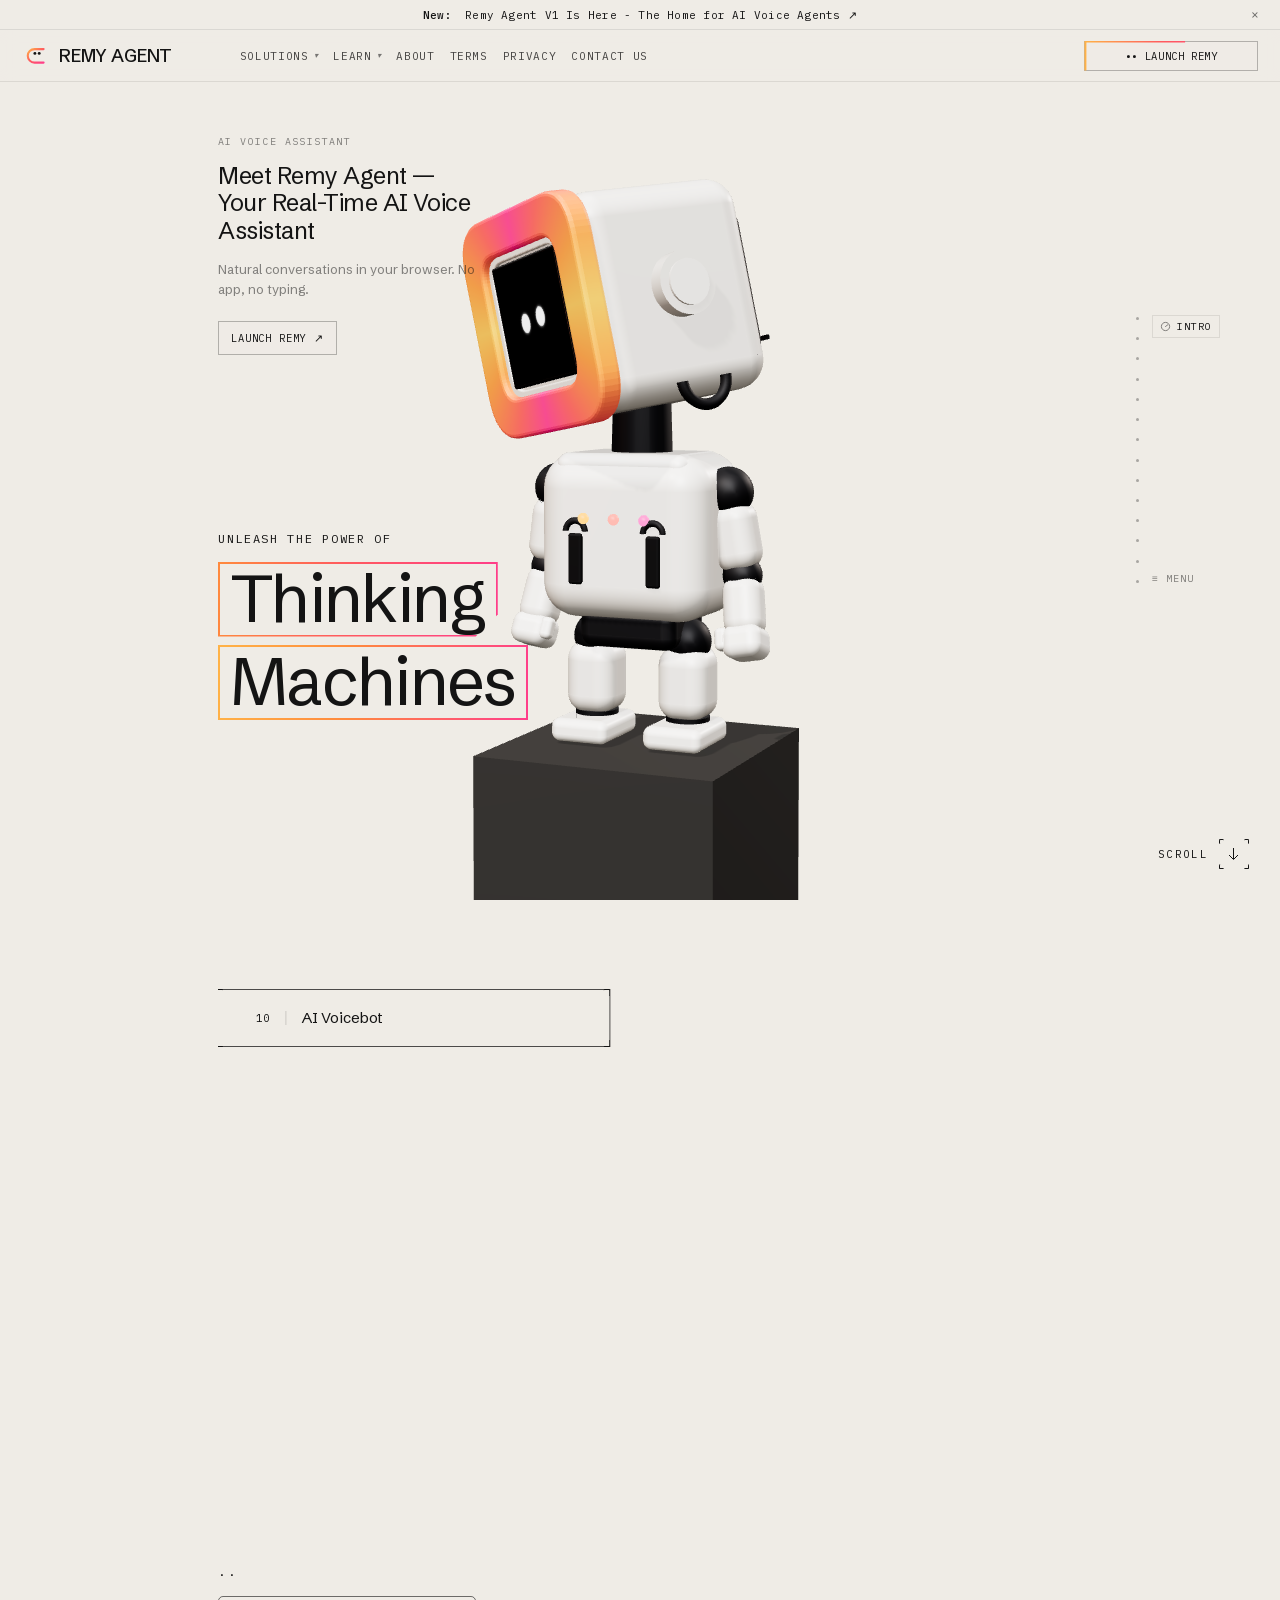
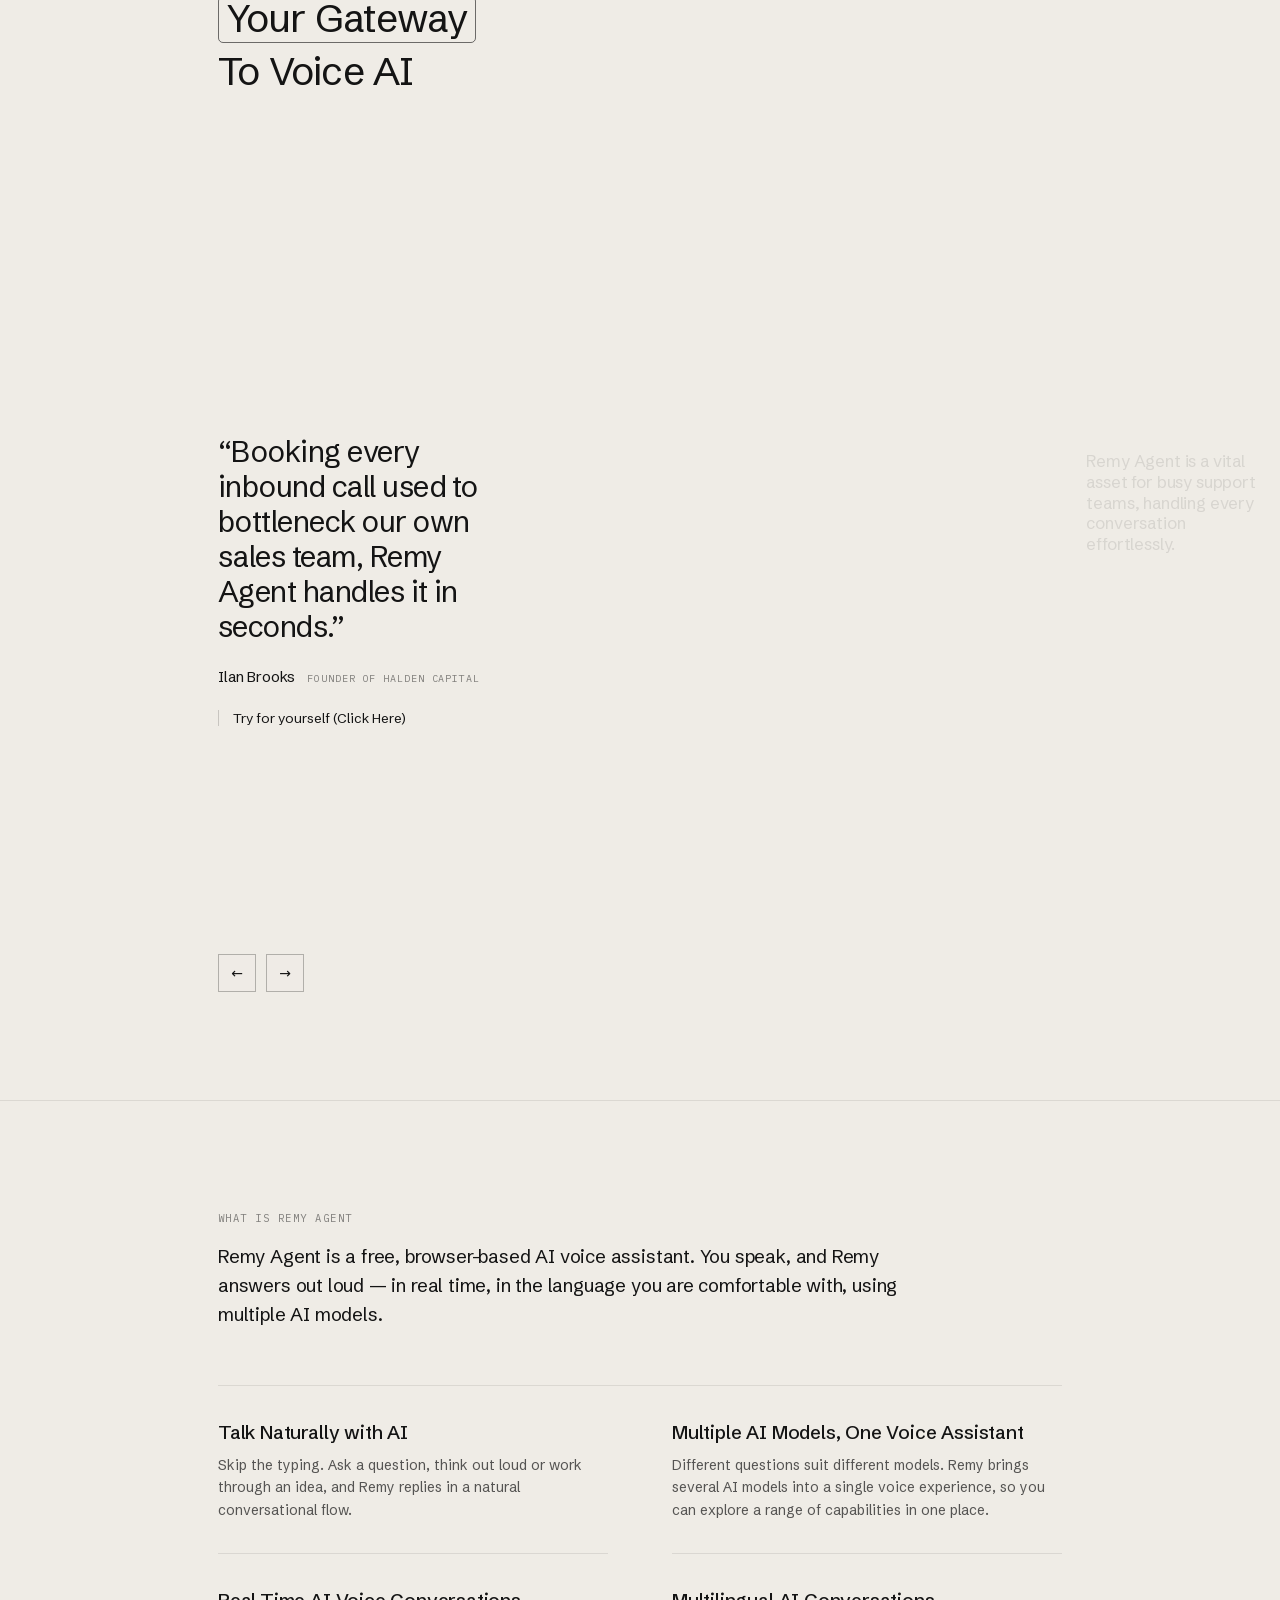
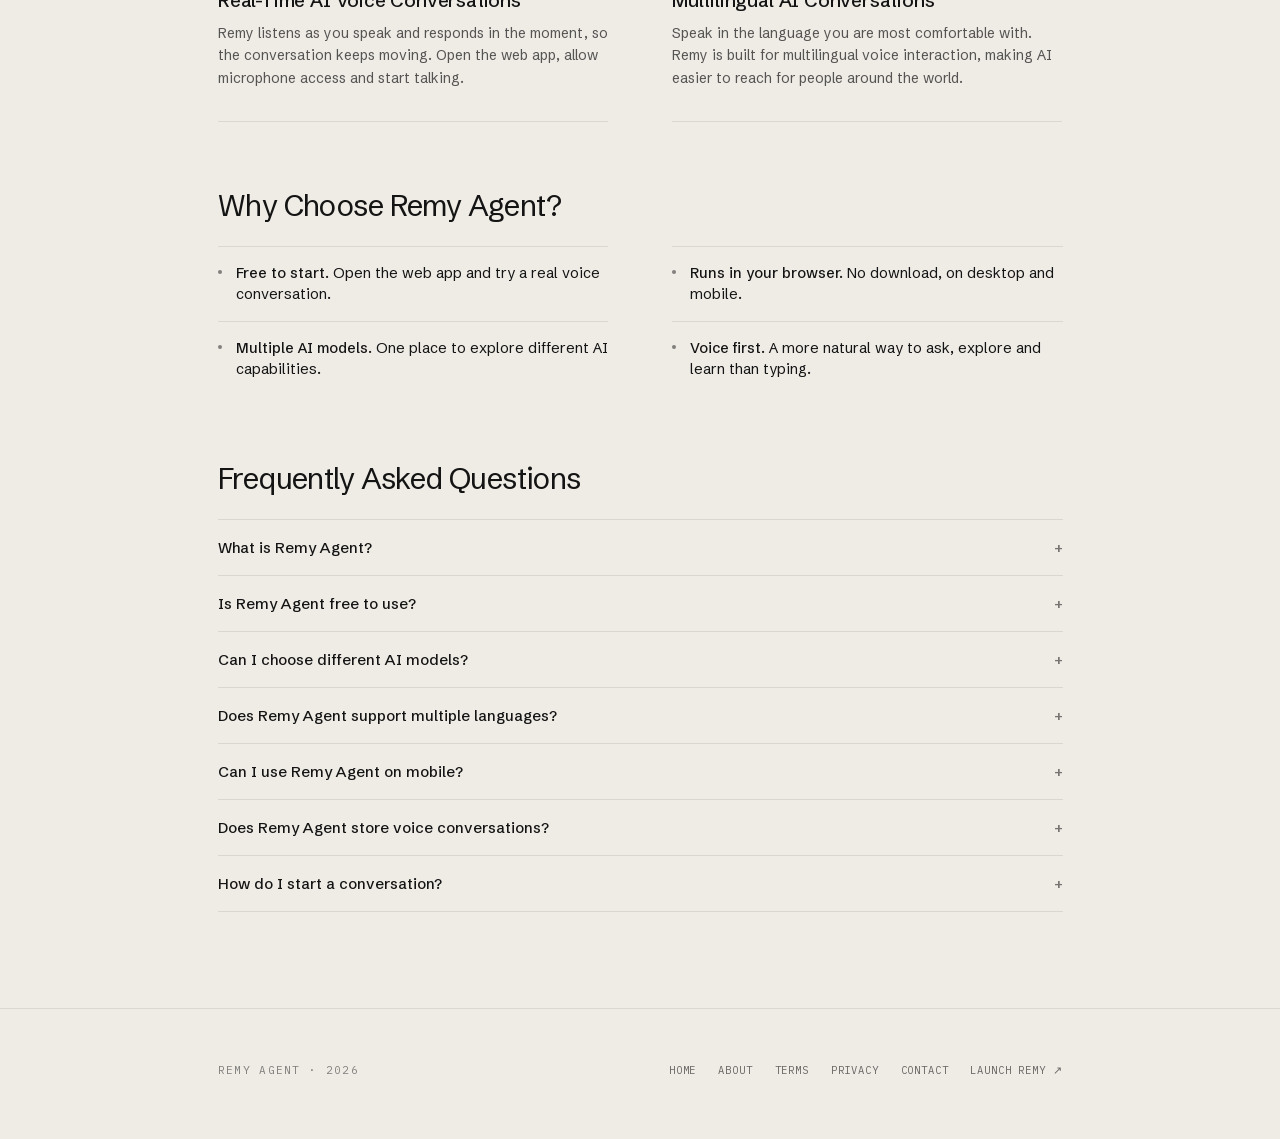
<file: index.html>
<!DOCTYPE html>
<html lang="en">
<head>
<meta charset="utf-8" />
<meta name="viewport" content="width=device-width, initial-scale=1" />
<title>Remy Agent – Free Real-Time AI Voice Chat Assistant</title>
<meta name="description" content="Talk naturally with AI using Remy Agent. Experience real-time voice conversations, multilingual support, and multiple AI models in one voice chat assistant." />
<link rel="canonical" href="https://remyagent.cc/" />
<meta name="robots" content="index, follow, max-image-preview:large, max-snippet:-1" />
<meta name="author" content="DotcomAI" />
<meta name="theme-color" content="#efece6" />
<link rel="icon" href="favicon.ico" sizes="any" />
<link rel="icon" type="image/png" sizes="48x48" href="favicon-48x48.png" />
<link rel="icon" type="image/png" sizes="96x96" href="favicon-96x96.png" />
<link rel="apple-touch-icon" href="apple-touch-icon.png" />
<link rel="icon" type="image/svg+xml" href="favicon.svg" />
<meta property="og:type" content="website" />
<meta property="og:site_name" content="Remy Agent" />
<meta property="og:locale" content="en_US" />
<meta property="og:title" content="Remy Agent – Real-Time AI Voice Chat" />
<meta property="og:description" content="Have natural real-time voice conversations with AI using multiple models." />
<meta property="og:url" content="https://remyagent.cc/" />
<meta property="og:image" content="https://remyagent.cc/og-image.png" />
<meta property="og:image:width" content="1200" />
<meta property="og:image:height" content="630" />
<meta property="og:image:alt" content="Remy Agent — Thinking Machines" />
<meta name="twitter:card" content="summary_large_image" />
<meta name="twitter:title" content="Remy Agent – Real-Time AI Voice Chat" />
<meta name="twitter:description" content="Have natural real-time voice conversations with AI using multiple models." />
<meta name="twitter:image" content="https://remyagent.cc/og-image.png" />
<meta name="twitter:image:alt" content="Remy Agent — Thinking Machines" />
<script>document.documentElement.className="js";</script>
<link rel="stylesheet" href="assets/css/site.css" />
<script type="application/ld+json">
{
 "@context": "https://schema.org",
 "@graph": [
  {
   "@type": "Organization",
   "@id": "https://remyagent.cc/#org",
   "name": "DotcomAI",
   "url": "https://remyagent.cc/",
   "description": "DotcomAI is an AI-focused technology initiative under Dotcom One and the publisher of Remy Agent.",
   "parentOrganization": {
    "@type": "Organization",
    "name": "Dotcom One"
   },
   "contactPoint": {
    "@type": "ContactPoint",
    "contactType": "customer support",
    "email": "help@remyagent.cc"
   }
  },
  {
   "@type": "WebSite",
   "@id": "https://remyagent.cc/#website",
   "url": "https://remyagent.cc/",
   "name": "Remy Agent",
   "inLanguage": "en",
   "publisher": {
    "@id": "https://remyagent.cc/#org"
   }
  },
  {
   "@type": "SoftwareApplication",
   "@id": "https://remyagent.cc/#app",
   "name": "Remy Agent",
   "url": "https://remyagent.cc/",
   "applicationCategory": "CommunicationApplication",
   "operatingSystem": "Web",
   "description": "A real-time AI voice chat agent for natural conversations with multiple AI models.",
   "publisher": {
    "@id": "https://remyagent.cc/#org"
   }
  },
  {
   "@type": "WebPage",
   "@id": "https://remyagent.cc/#webpage",
   "url": "https://remyagent.cc/",
   "name": "Remy Agent – Free Real-Time AI Voice Chat Assistant",
   "description": "Talk naturally with AI using Remy Agent. Real-time voice conversations, multilingual support and multiple AI models in one voice chat assistant.",
   "isPartOf": {
    "@id": "https://remyagent.cc/#website"
   },
   "about": {
    "@id": "https://remyagent.cc/#app"
   },
   "publisher": {
    "@id": "https://remyagent.cc/#org"
   },
   "inLanguage": "en",
   "primaryImageOfPage": {
    "@type": "ImageObject",
    "url": "https://remyagent.cc/og-image.png"
   }
  }
 ]
}
</script>
</head>
<body>
<header class="topbar" id="topbar">
  <span class="tb-link"><b>New:</b>&nbsp;Remy Agent V1 Is Here - The Home for AI Voice Agents&nbsp;↗</span>
  <button class="tb-x" id="topbarClose" aria-label="Dismiss announcement">×</button>
</header>
<nav class="nav" id="siteNav" aria-label="Main">
  <a class="brand" href="./" aria-label="Remy Agent home">
    <svg viewBox="0 0 27 27" width="27" height="27" aria-hidden="true">
      <defs>
        <linearGradient id="lgBrand" x1="0" y1="0" x2="1" y2="1">
          <stop offset="0" stop-color="#ffb347"/>
          <stop offset=".5" stop-color="#ff5a5f"/>
          <stop offset="1" stop-color="#ff3d8b"/>
        </linearGradient>
      </defs>
      <path d="M21.6 7.1H12.5a6.75 6.75 0 0 0 0 13.5h9.1" fill="none" stroke="url(#lgBrand)" stroke-width="2.1" stroke-linecap="round"/>
      <circle cx="12.9" cy="11.4" r="1.45" fill="#141414"/>
      <circle cx="17.2" cy="11.4" r="1.45" fill="#141414"/>
    </svg>
    <span>REMY AGENT</span>
  </a>
  <div class="menu">
    <a href="#product">Solutions<i class="car">▾</i></a>
    <a href="#learn">Learn<i class="car">▾</i></a>
    <a href="about/">About</a>
    <a href="terms/">Terms</a>
    <a href="privacy/">Privacy</a>
    <a href="contact/">Contact us</a>
  </div>
  <div class="navCta"><a class="btn" href="https://chat.remyagent.cc" target="_blank" rel="noopener"><span>•• LAUNCH REMY</span></a></div>
</nav>
<aside class="rail" aria-hidden="true">
  <div class="railDots">
    <i></i><i></i><i></i><i></i><i></i><i></i><i></i>
    <i></i><i></i><i></i><i></i><i></i><i></i><i></i>
  </div>
  <div class="railBody">
    <div class="railLabel" id="railLabel">
      <svg width="11" height="11" viewBox="0 0 12 12"><circle cx="6" cy="6" r="4.5" fill="none" stroke="currentColor" stroke-width="1"/><path d="M6 6L8.4 4.2" stroke="currentColor" stroke-width="1" stroke-linecap="round"/></svg>
      <span id="railText">Intro</span>
    </div>
    <div class="railMenu">≡ MENU</div>
  </div>
</aside>

<main class="stack">
  <section class="sec hero" id="intro">
    <div class="heroIntro">
      <p class="kick rv">AI voice assistant</p>
      <h1 class="rv">Meet Remy Agent — Your Real-Time AI Voice Assistant</h1>
      <p class="heroNote rv">Natural conversations in your browser. No app, no typing.</p>
      <a class="heroCta rv" href="https://chat.remyagent.cc" target="_blank" rel="noopener"><span>Launch Remy</span><span>↗</span></a>
    </div>

    <div class="heroLeft">
      <div class="unleash rv">Unleash the power of</div>
      <div class="headline">
        <div class="hlBox hl1 rv">Thinking</div>
        <div class="hlBox hl2 rv">Machines</div>
      </div>
    </div>

    <a class="scrollLink rv" href="#product">
      <span>Scroll</span>
      <span class="arrowBox">
        <i class="cb tl"></i><i class="cb tr"></i><i class="cb bl"></i><i class="cb br"></i>
        <svg width="11" height="13" viewBox="0 0 11 13" fill="none" aria-hidden="true"><path d="M5.5 0v11M1 7l4.5 4.5L10 7" stroke="#141414" stroke-width="1"/></svg>
      </span>
    </a>
  </section>

  <section class="sec product" id="product">
    <div class="tabs rv">
      <div class="tabTrack" id="tabTrack"></div>
    </div>

    <div class="prodHead">
      <div class="prodDots rv">··</div>
      <div class="rv"><span class="gateBox">Your Gateway</span></div>
      <div class="prodTwo rv">To Voice AI</div>
    </div>
  </section>

  <section class="sec reviews" id="reviews">
    <div class="quoteWrap rv">
      <blockquote class="quoteText fadeGroup" id="revQuote" style="margin:0"></blockquote>
      <div class="revBy fadeGroup">
        <span class="revName" id="revName">Ilan Brooks</span>
        <span class="revRole" id="revRole">Founder of Halden Capital</span>
      </div>
      <div class="tryLine fadeGroup">Try for yourself (Click Here)</div>
    </div>

    <div class="revArrows rv">
      <button id="revPrev" aria-label="Previous review">←</button>
      <button id="revNext" aria-label="Next review">→</button>
    </div>

    <p class="ghost" id="revGhost"></p>
  </section>

  <section class="sec band" id="learn">
    <p class="kick rv">What is Remy Agent</p>
    <p class="lead rv">Remy Agent is a free, browser-based AI voice assistant. You speak, and Remy answers out loud — in real time, in the language you are comfortable with, using multiple AI models.</p>

    <div class="capGrid">
      <article class="cap rv">
        <h2>Talk Naturally with AI</h2>
        <p>Skip the typing. Ask a question, think out loud or work through an idea, and Remy replies in a natural conversational flow.</p>
      </article>
      <article class="cap rv">
        <h2>Multiple AI Models, One Voice Assistant</h2>
        <p>Different questions suit different models. Remy brings several AI models into a single voice experience, so you can explore a range of capabilities in one place.</p>
      </article>
      <article class="cap rv">
        <h2>Real-Time AI Voice Conversations</h2>
        <p>Remy listens as you speak and responds in the moment, so the conversation keeps moving. Open the web app, allow microphone access and start talking.</p>
      </article>
      <article class="cap rv">
        <h2>Multilingual AI Conversations</h2>
        <p>Speak in the language you are most comfortable with. Remy is built for multilingual voice interaction, making AI easier to reach for people around the world.</p>
      </article>
    </div>

    <div class="bandBlock rv">
      <h2>Why Choose Remy Agent?</h2>
      <ul class="whyList">
        <li><b>Free to start.</b> Open the web app and try a real voice conversation.</li>
        <li><b>Runs in your browser.</b> No download, on desktop and mobile.</li>
        <li><b>Multiple AI models.</b> One place to explore different AI capabilities.</li>
        <li><b>Voice first.</b> A more natural way to ask, explore and learn than typing.</li>
      </ul>
    </div>

    <div class="bandBlock rv">
      <h2>Frequently Asked Questions</h2>
      <div class="faq">
        <details><summary>What is Remy Agent?</summary><p>Remy Agent is a web-based AI voice assistant. You speak to it in your browser and it answers out loud in real time, drawing on multiple AI models.</p></details>
        <details><summary>Is Remy Agent free to use?</summary><p>Yes. You can open the web app and start a voice conversation free of charge.</p></details>
        <details><summary>Can I choose different AI models?</summary><p>Remy brings multiple AI models into one voice experience, so you can explore different capabilities from a single place.</p></details>
        <details><summary>Does Remy Agent support multiple languages?</summary><p>Yes. Remy is built for multilingual conversations — speak in the language you are most comfortable with.</p></details>
        <details><summary>Can I use Remy Agent on mobile?</summary><p>Yes. Remy runs in a modern mobile browser, so you can start a conversation without installing an app.</p></details>
        <details><summary>Does Remy Agent store voice conversations?</summary><p>Voice is processed so Remy can respond in real time. What is processed, and how long it is kept, is described in the <a href="privacy/">Privacy Policy</a>.</p></details>
        <details><summary>How do I start a conversation?</summary><p>Select “Launch Remy” to open chat.remyagent.cc, allow microphone access when your browser asks, and begin speaking.</p></details>
      </div>
    </div>
  </section>
</main>
<footer class="footer">
  <span class="fbrand">Remy Agent · 2026</span>
  <nav class="footLinks" aria-label="Footer">
    <a href="./">Home</a>
    <a href="about/">About</a>
    <a href="terms/">Terms</a>
    <a href="privacy/">Privacy</a>
    <a href="contact/">Contact</a>
    <a href="https://chat.remyagent.cc" target="_blank" rel="noopener">Launch Remy ↗</a>
  </nav>
</footer>
<canvas id="gl"></canvas>
<script src="assets/js/remy.bundle.js"></script>
</body>
</html>
</file>
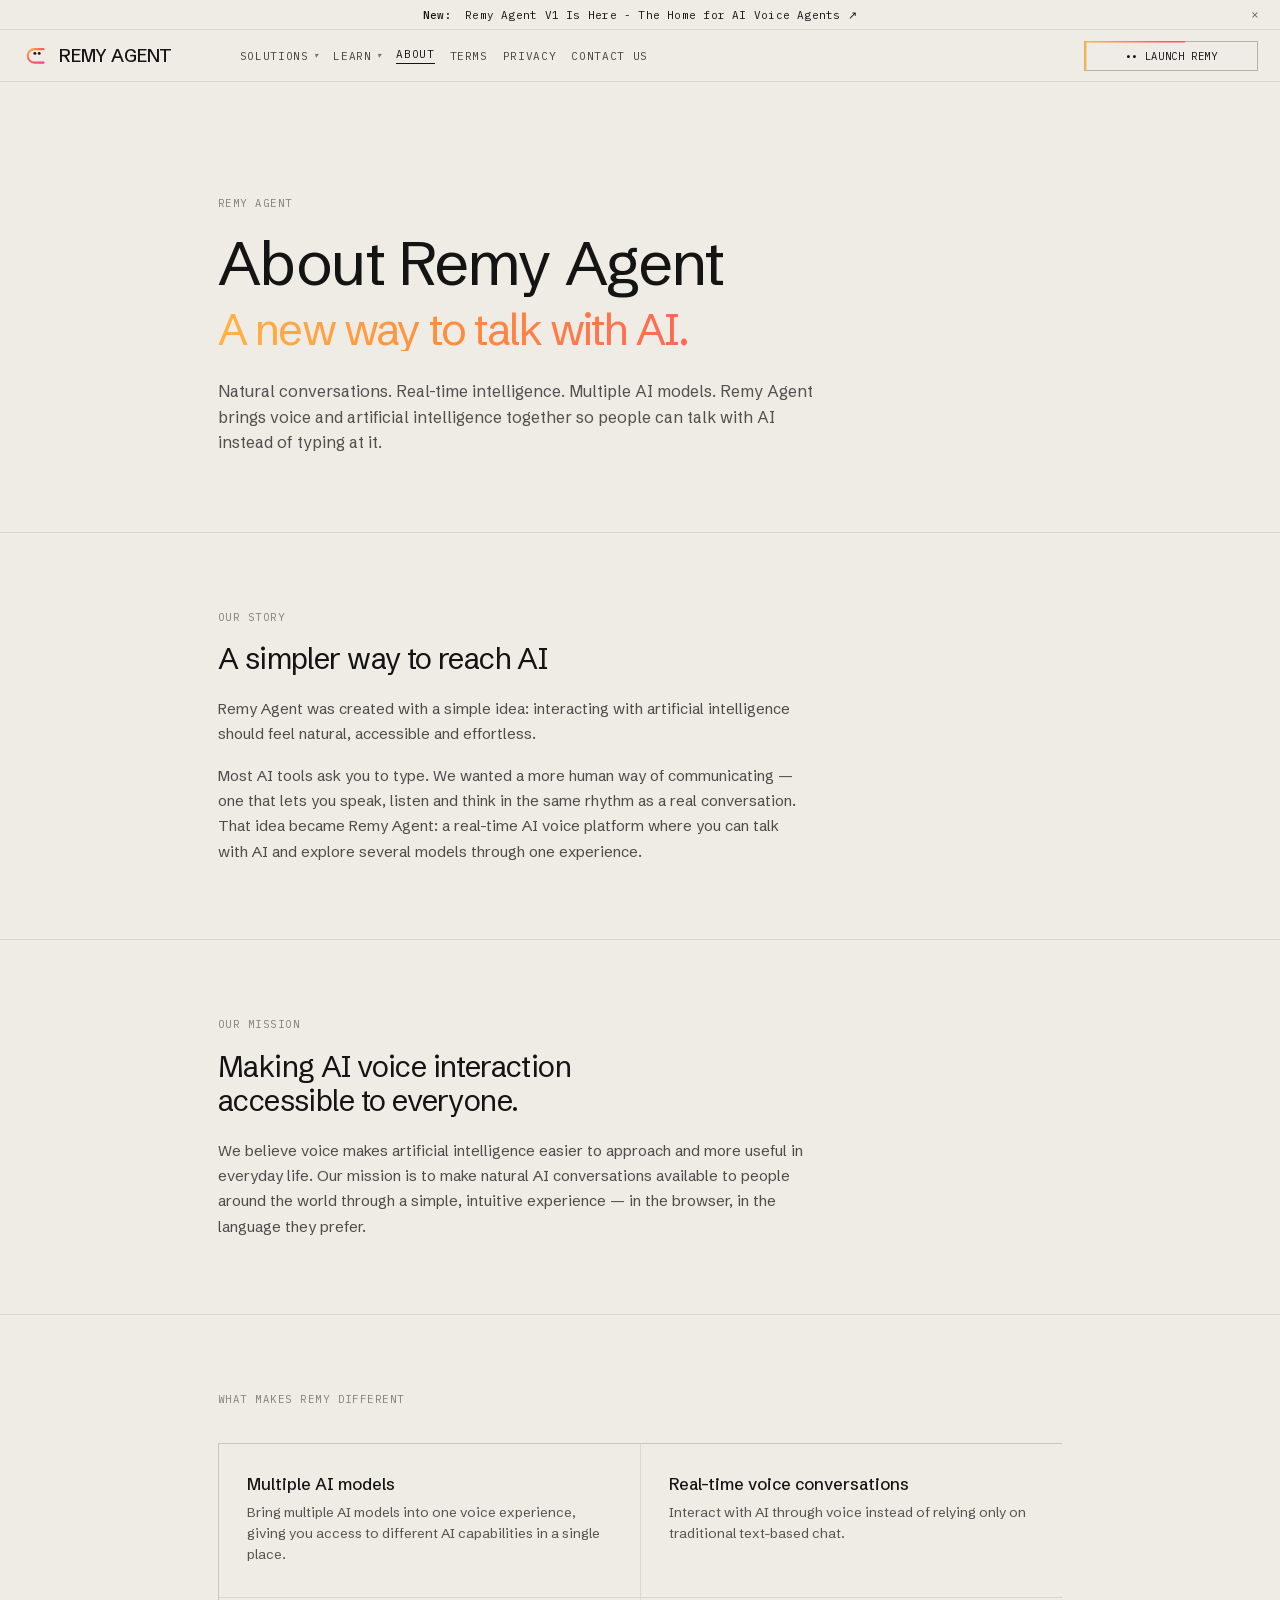
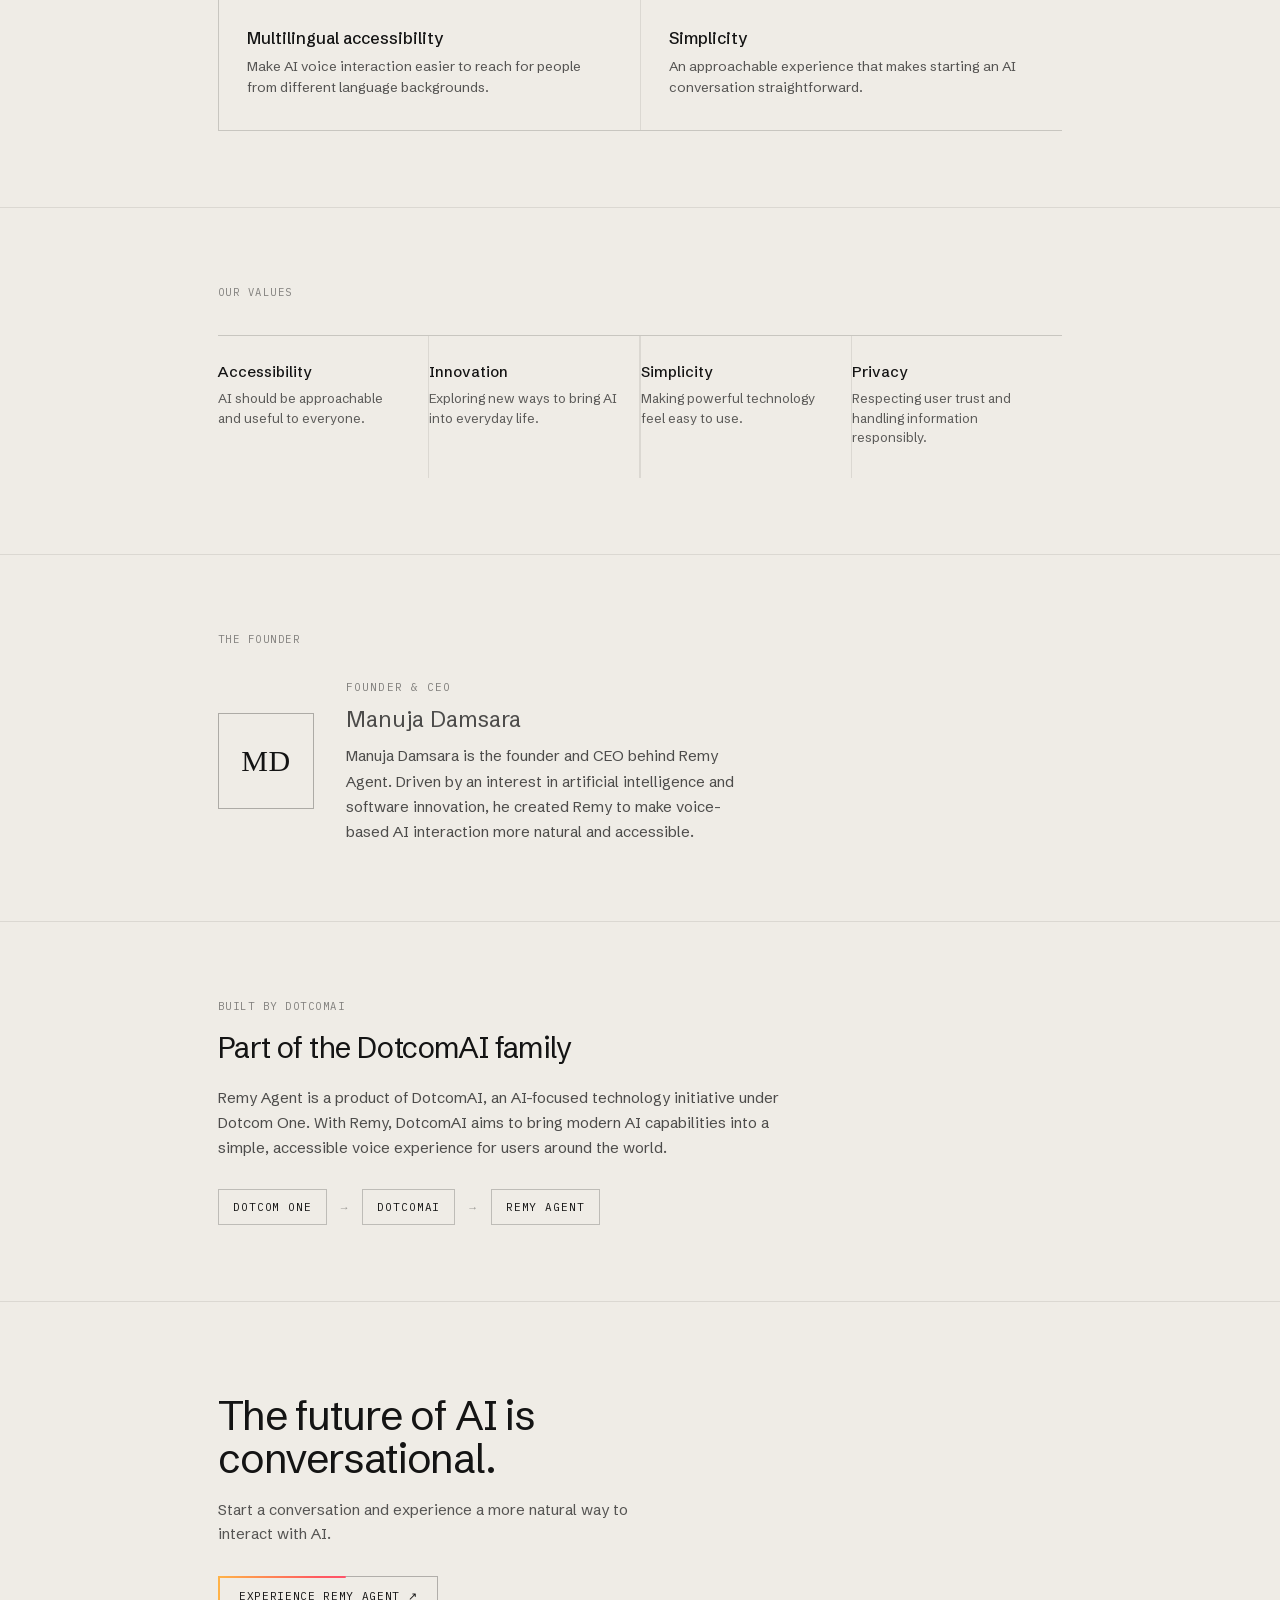
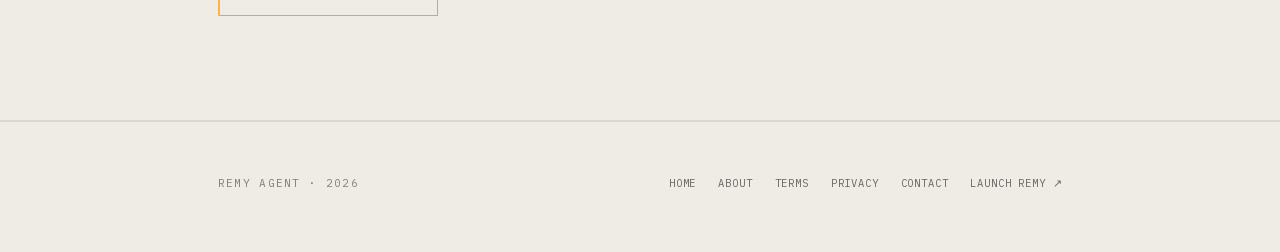
<file: about/index.html>
<!DOCTYPE html>
<html lang="en">
<head>
<meta charset="utf-8" />
<meta name="viewport" content="width=device-width, initial-scale=1" />
<title>About Remy Agent – Built by DotcomAI</title>
<meta name="description" content="Discover Remy Agent, a real-time AI voice chat platform by DotcomAI, built to make natural AI conversations accessible through multiple models." />
<link rel="canonical" href="https://remyagent.cc/about/" />
<meta name="robots" content="index, follow, max-image-preview:large, max-snippet:-1" />
<meta name="author" content="DotcomAI" />
<meta name="theme-color" content="#efece6" />
<link rel="icon" href="../favicon.ico" sizes="any" />
<link rel="icon" type="image/png" sizes="48x48" href="../favicon-48x48.png" />
<link rel="icon" type="image/png" sizes="96x96" href="../favicon-96x96.png" />
<link rel="apple-touch-icon" href="../apple-touch-icon.png" />
<link rel="icon" type="image/svg+xml" href="../favicon.svg" />
<meta property="og:type" content="website" />
<meta property="og:site_name" content="Remy Agent" />
<meta property="og:locale" content="en_US" />
<meta property="og:title" content="About Remy Agent – Built by DotcomAI" />
<meta property="og:description" content="Discover Remy Agent, a real-time AI voice chat platform by DotcomAI, built to make natural AI conversations accessible through multiple models." />
<meta property="og:url" content="https://remyagent.cc/about/" />
<meta property="og:image" content="https://remyagent.cc/og-image.png" />
<meta property="og:image:width" content="1200" />
<meta property="og:image:height" content="630" />
<meta property="og:image:alt" content="Remy Agent — Thinking Machines" />
<meta name="twitter:card" content="summary_large_image" />
<meta name="twitter:title" content="About Remy Agent – Built by DotcomAI" />
<meta name="twitter:description" content="Discover Remy Agent, a real-time AI voice chat platform by DotcomAI, built to make natural AI conversations accessible through multiple models." />
<meta name="twitter:image" content="https://remyagent.cc/og-image.png" />
<meta name="twitter:image:alt" content="Remy Agent — Thinking Machines" />
<script>document.documentElement.className="js";</script>
<link rel="stylesheet" href="../assets/css/site.css" />
<script type="application/ld+json">
{
 "@context": "https://schema.org",
 "@graph": [
  {
   "@type": "Organization",
   "@id": "https://remyagent.cc/#org",
   "name": "DotcomAI",
   "url": "https://remyagent.cc/",
   "description": "DotcomAI is an AI-focused technology initiative under Dotcom One and the publisher of Remy Agent.",
   "parentOrganization": {
    "@type": "Organization",
    "name": "Dotcom One"
   },
   "contactPoint": {
    "@type": "ContactPoint",
    "contactType": "customer support",
    "email": "help@remyagent.cc"
   }
  },
  {
   "@type": "WebSite",
   "@id": "https://remyagent.cc/#website",
   "url": "https://remyagent.cc/",
   "name": "Remy Agent",
   "inLanguage": "en",
   "publisher": {
    "@id": "https://remyagent.cc/#org"
   }
  },
  {
   "@type": "SoftwareApplication",
   "@id": "https://remyagent.cc/#app",
   "name": "Remy Agent",
   "url": "https://remyagent.cc/",
   "applicationCategory": "CommunicationApplication",
   "operatingSystem": "Web",
   "description": "A real-time AI voice chat agent for natural conversations with multiple AI models.",
   "publisher": {
    "@id": "https://remyagent.cc/#org"
   }
  },
  {
   "@type": "AboutPage",
   "@id": "https://remyagent.cc/about/#webpage",
   "url": "https://remyagent.cc/about/",
   "name": "About Remy Agent – Built by DotcomAI",
   "description": "Discover Remy Agent, a real-time AI voice chat platform by DotcomAI, built to make natural AI conversations accessible through multiple models.",
   "isPartOf": {
    "@id": "https://remyagent.cc/#website"
   },
   "about": {
    "@id": "https://remyagent.cc/#app"
   },
   "publisher": {
    "@id": "https://remyagent.cc/#org"
   },
   "inLanguage": "en",
   "primaryImageOfPage": {
    "@type": "ImageObject",
    "url": "https://remyagent.cc/og-image.png"
   },
   "mainEntity": {
    "@id": "https://remyagent.cc/#founder"
   }
  },
  {
   "@type": "Person",
   "@id": "https://remyagent.cc/#founder",
   "name": "Manuja Damsara",
   "jobTitle": "Founder & CEO",
   "worksFor": {
    "@id": "https://remyagent.cc/#org"
   },
   "description": "Founder and CEO behind Remy Agent."
  }
 ]
}
</script>
</head>
<body>
<header class="topbar" id="topbar">
  <span class="tb-link"><b>New:</b>&nbsp;Remy Agent V1 Is Here - The Home for AI Voice Agents&nbsp;↗</span>
  <button class="tb-x" id="topbarClose" aria-label="Dismiss announcement">×</button>
</header>
<nav class="nav" id="siteNav" aria-label="Main">
  <a class="brand" href="../" aria-label="Remy Agent home">
    <svg viewBox="0 0 27 27" width="27" height="27" aria-hidden="true">
      <defs>
        <linearGradient id="lgBrand" x1="0" y1="0" x2="1" y2="1">
          <stop offset="0" stop-color="#ffb347"/>
          <stop offset=".5" stop-color="#ff5a5f"/>
          <stop offset="1" stop-color="#ff3d8b"/>
        </linearGradient>
      </defs>
      <path d="M21.6 7.1H12.5a6.75 6.75 0 0 0 0 13.5h9.1" fill="none" stroke="url(#lgBrand)" stroke-width="2.1" stroke-linecap="round"/>
      <circle cx="12.9" cy="11.4" r="1.45" fill="#141414"/>
      <circle cx="17.2" cy="11.4" r="1.45" fill="#141414"/>
    </svg>
    <span>REMY AGENT</span>
  </a>
  <div class="menu">
    <a href="../#product">Solutions<i class="car">▾</i></a>
    <a href="../#learn">Learn<i class="car">▾</i></a>
    <a href="../about/" aria-current="page">About</a>
    <a href="../terms/">Terms</a>
    <a href="../privacy/">Privacy</a>
    <a href="../contact/">Contact us</a>
  </div>
  <div class="navCta"><a class="btn" href="https://chat.remyagent.cc" target="_blank" rel="noopener"><span>•• LAUNCH REMY</span></a></div>
</nav>
<main class="page">
  <header class="pageHead">
    <p class="kick rv">Remy Agent</p>
    <h1 class="rv">About Remy Agent <span class="grad">A new way to talk with AI.</span></h1>
    <p class="lede rv">Natural conversations. Real-time intelligence. Multiple AI models. Remy Agent brings voice and artificial intelligence together so people can talk with AI instead of typing at it.</p>
  </header>

  <section class="sect">
    <p class="kick rv">Our story</p>
    <h2 class="rv">A simpler way to reach AI</h2>
    <p class="rv">Remy Agent was created with a simple idea: interacting with artificial intelligence should feel natural, accessible and effortless.</p>
    <p class="rv">Most AI tools ask you to type. We wanted a more human way of communicating — one that lets you speak, listen and think in the same rhythm as a real conversation. That idea became Remy Agent: a real-time AI voice platform where you can talk with AI and explore several models through one experience.</p>
  </section>

  <section class="sect">
    <p class="kick rv">Our mission</p>
    <h2 class="rv">Making AI voice interaction accessible to everyone.</h2>
    <p class="rv">We believe voice makes artificial intelligence easier to approach and more useful in everyday life. Our mission is to make natural AI conversations available to people around the world through a simple, intuitive experience — in the browser, in the language they prefer.</p>
  </section>

  <section class="sect">
    <p class="kick rv">What makes Remy different</p>
    <div class="cards">
      <article class="card rv">
        <h3>Multiple AI models</h3>
        <p>Bring multiple AI models into one voice experience, giving you access to different AI capabilities in a single place.</p>
      </article>
      <article class="card rv">
        <h3>Real-time voice conversations</h3>
        <p>Interact with AI through voice instead of relying only on traditional text-based chat.</p>
      </article>
      <article class="card rv">
        <h3>Multilingual accessibility</h3>
        <p>Make AI voice interaction easier to reach for people from different language backgrounds.</p>
      </article>
      <article class="card rv">
        <h3>Simplicity</h3>
        <p>An approachable experience that makes starting an AI conversation straightforward.</p>
      </article>
    </div>
  </section>

  <section class="sect">
    <p class="kick rv">Our values</p>
    <div class="vals">
      <div class="val rv"><h3>Accessibility</h3><p>AI should be approachable and useful to everyone.</p></div>
      <div class="val rv"><h3>Innovation</h3><p>Exploring new ways to bring AI into everyday life.</p></div>
      <div class="val rv"><h3>Simplicity</h3><p>Making powerful technology feel easy to use.</p></div>
      <div class="val rv"><h3>Privacy</h3><p>Respecting user trust and handling information responsibly.</p></div>
    </div>
  </section>

  <section class="sect">
    <p class="kick rv">The founder</p>
    <div class="founder rv">
      <div class="avatar" aria-hidden="true">MD</div>
      <div>
        <p class="who">Founder &amp; CEO</p>
        <p class="name">Manuja Damsara</p>
        <p style="max-width:46ch">Manuja Damsara is the founder and CEO behind Remy Agent. Driven by an interest in artificial intelligence and software innovation, he created Remy to make voice-based AI interaction more natural and accessible.</p>
      </div>
    </div>
  </section>

  <section class="sect">
    <p class="kick rv">Built by DotcomAI</p>
    <h2 class="rv">Part of the DotcomAI family</h2>
    <p class="rv">Remy Agent is a product of DotcomAI, an AI-focused technology initiative under Dotcom One. With Remy, DotcomAI aims to bring modern AI capabilities into a simple, accessible voice experience for users around the world.</p>
    <div class="hier rv"><span>Dotcom One</span><i>→</i><span>DotcomAI</span><i>→</i><span>Remy Agent</span></div>
  </section>

  <section class="ctaBand">
    <h2 class="rv">The future of AI is conversational.</h2>
    <p class="rv">Start a conversation and experience a more natural way to interact with AI.</p>
    <a class="btn btnWide rv" href="https://chat.remyagent.cc" target="_blank" rel="noopener"><span>EXPERIENCE REMY AGENT ↗</span></a>
  </section>
</main>
<footer class="footer">
  <span class="fbrand">Remy Agent · 2026</span>
  <nav class="footLinks" aria-label="Footer">
    <a href="../">Home</a>
    <a href="../about/">About</a>
    <a href="../terms/">Terms</a>
    <a href="../privacy/">Privacy</a>
    <a href="../contact/">Contact</a>
    <a href="https://chat.remyagent.cc" target="_blank" rel="noopener">Launch Remy ↗</a>
  </nav>
</footer>
<script>
(function(){
  var b=document.body, closed=false;
  function sync(){ b.classList.toggle('chrome-hidden', closed || window.scrollY > 40); }
  window.addEventListener('scroll', sync, {passive:true});
  var x=document.getElementById('topbarClose');
  if (x) x.addEventListener('click', function(){ closed=true; sync(); });
  sync();
  var els=[].slice.call(document.querySelectorAll('.rv'));
  els.forEach(function(el,i){ el.style.transitionDelay=(Math.min(i,6)*0.1)+'s'; });
  if ('IntersectionObserver' in window) {
    var io=new IntersectionObserver(function(es){
      es.forEach(function(e){ if(e.isIntersecting){ e.target.classList.add('on'); io.unobserve(e.target); } });
    }, {threshold:.15});
    els.forEach(function(el){ io.observe(el); });
  } else { els.forEach(function(el){ el.classList.add('on'); }); }
})();
</script>
</body>
</html>
</file>
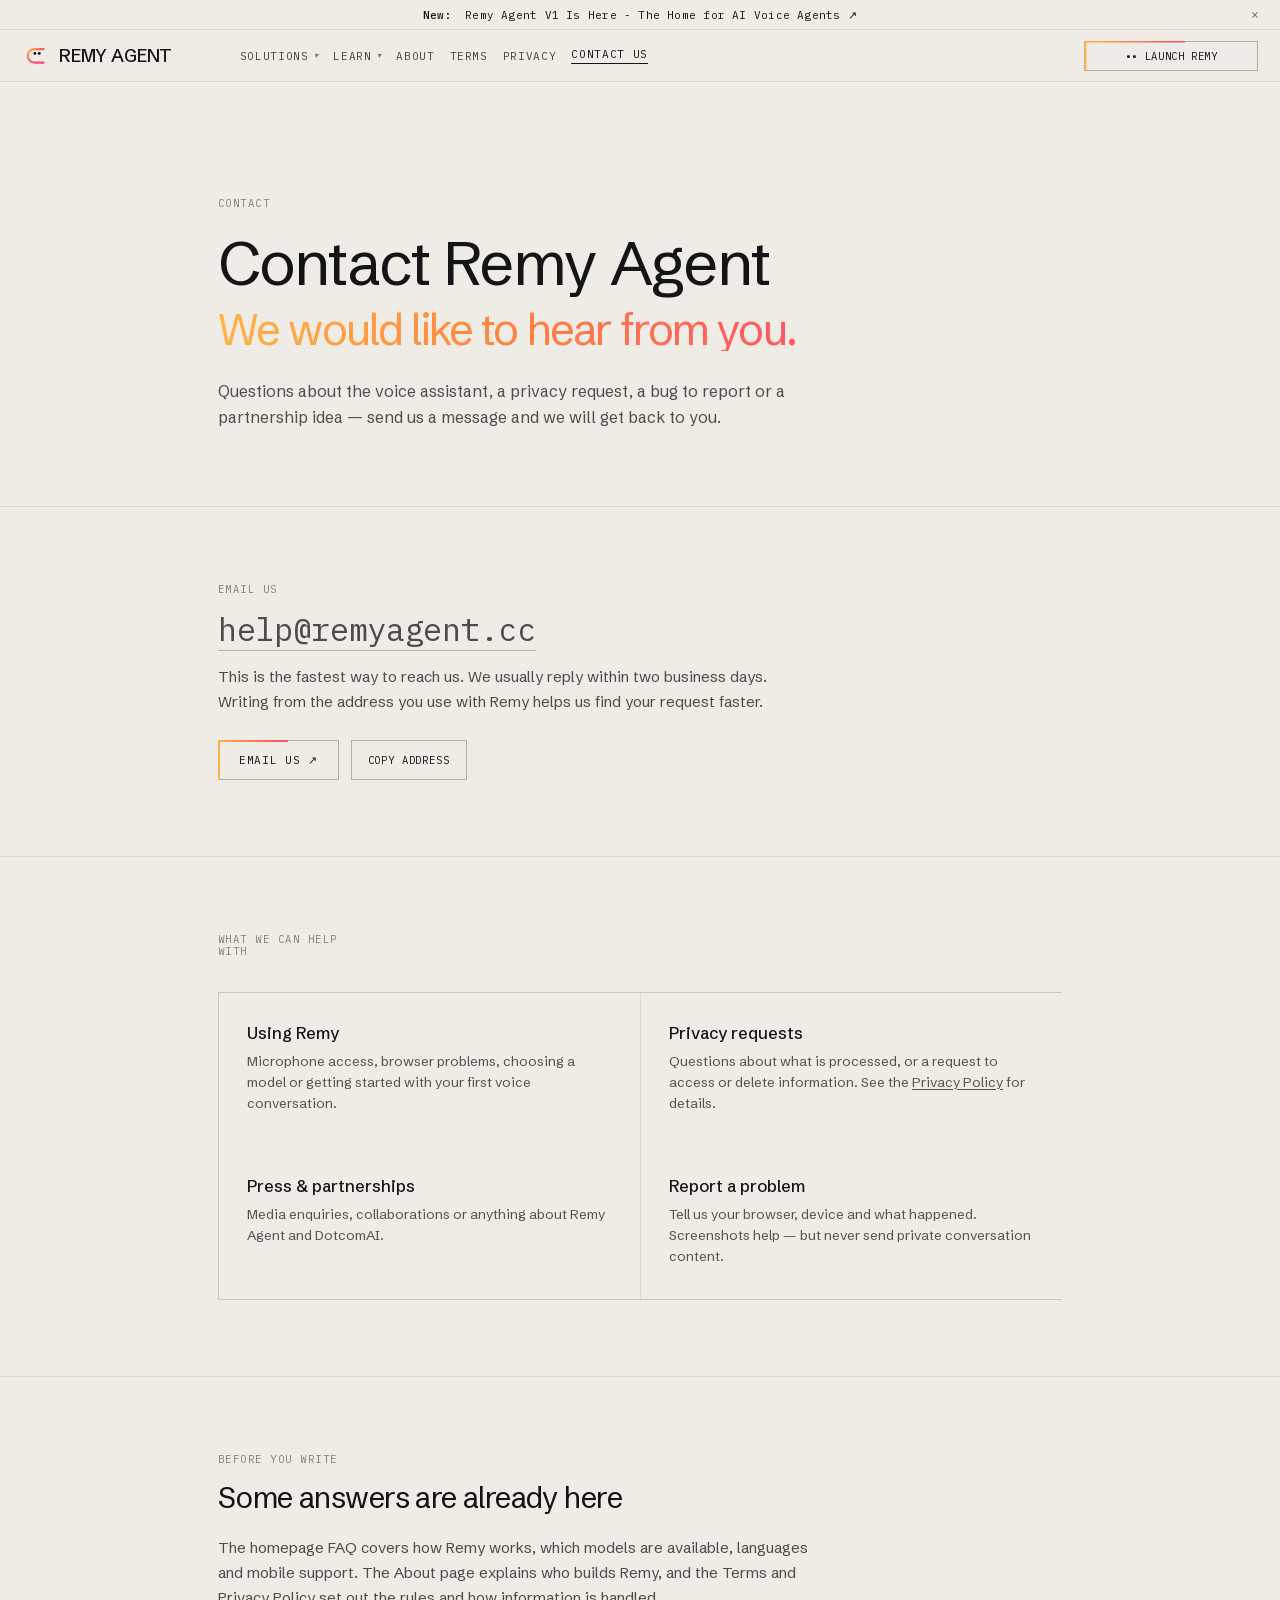
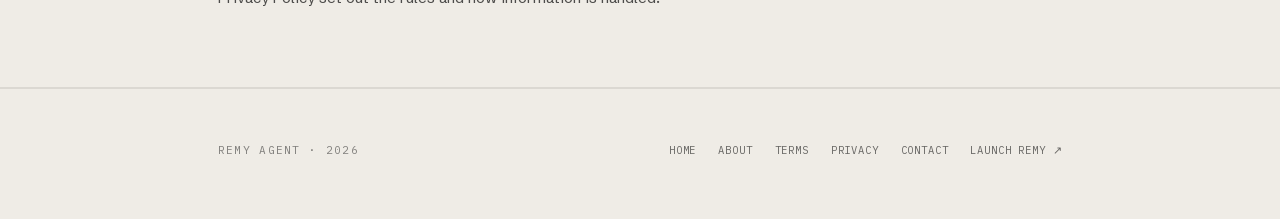
<file: contact/index.html>
<!DOCTYPE html>
<html lang="en">
<head>
<meta charset="utf-8" />
<meta name="viewport" content="width=device-width, initial-scale=1" />
<title>Contact Remy Agent – Support & Enquiries</title>
<meta name="description" content="Contact Remy Agent for support, privacy requests, press and partnership enquiries. Email help@remyagent.cc." />
<link rel="canonical" href="https://remyagent.cc/contact/" />
<meta name="robots" content="index, follow, max-image-preview:large, max-snippet:-1" />
<meta name="author" content="DotcomAI" />
<meta name="theme-color" content="#efece6" />
<link rel="icon" href="../favicon.ico" sizes="any" />
<link rel="icon" type="image/png" sizes="48x48" href="../favicon-48x48.png" />
<link rel="icon" type="image/png" sizes="96x96" href="../favicon-96x96.png" />
<link rel="apple-touch-icon" href="../apple-touch-icon.png" />
<link rel="icon" type="image/svg+xml" href="../favicon.svg" />
<meta property="og:type" content="website" />
<meta property="og:site_name" content="Remy Agent" />
<meta property="og:locale" content="en_US" />
<meta property="og:title" content="Contact Remy Agent – Support & Enquiries" />
<meta property="og:description" content="Contact Remy Agent for support, privacy requests, press and partnership enquiries. Email help@remyagent.cc." />
<meta property="og:url" content="https://remyagent.cc/contact/" />
<meta property="og:image" content="https://remyagent.cc/og-image.png" />
<meta property="og:image:width" content="1200" />
<meta property="og:image:height" content="630" />
<meta property="og:image:alt" content="Remy Agent — Thinking Machines" />
<meta name="twitter:card" content="summary_large_image" />
<meta name="twitter:title" content="Contact Remy Agent – Support & Enquiries" />
<meta name="twitter:description" content="Contact Remy Agent for support, privacy requests, press and partnership enquiries. Email help@remyagent.cc." />
<meta name="twitter:image" content="https://remyagent.cc/og-image.png" />
<meta name="twitter:image:alt" content="Remy Agent — Thinking Machines" />
<script>document.documentElement.className="js";</script>
<link rel="stylesheet" href="../assets/css/site.css" />
<script type="application/ld+json">
{
 "@context": "https://schema.org",
 "@graph": [
  {
   "@type": "Organization",
   "@id": "https://remyagent.cc/#org",
   "name": "DotcomAI",
   "url": "https://remyagent.cc/",
   "description": "DotcomAI is an AI-focused technology initiative under Dotcom One and the publisher of Remy Agent.",
   "parentOrganization": {
    "@type": "Organization",
    "name": "Dotcom One"
   },
   "contactPoint": {
    "@type": "ContactPoint",
    "contactType": "customer support",
    "email": "help@remyagent.cc"
   }
  },
  {
   "@type": "WebSite",
   "@id": "https://remyagent.cc/#website",
   "url": "https://remyagent.cc/",
   "name": "Remy Agent",
   "inLanguage": "en",
   "publisher": {
    "@id": "https://remyagent.cc/#org"
   }
  },
  {
   "@type": "ContactPage",
   "@id": "https://remyagent.cc/contact/#webpage",
   "url": "https://remyagent.cc/contact/",
   "name": "Contact Remy Agent – Support & Enquiries",
   "description": "Contact Remy Agent for support, privacy requests, press and partnership enquiries. Email help@remyagent.cc.",
   "isPartOf": {
    "@id": "https://remyagent.cc/#website"
   },
   "about": {
    "@id": "https://remyagent.cc/#app"
   },
   "publisher": {
    "@id": "https://remyagent.cc/#org"
   },
   "inLanguage": "en",
   "primaryImageOfPage": {
    "@type": "ImageObject",
    "url": "https://remyagent.cc/og-image.png"
   }
  }
 ]
}
</script>
</head>
<body>
<header class="topbar" id="topbar">
  <span class="tb-link"><b>New:</b>&nbsp;Remy Agent V1 Is Here - The Home for AI Voice Agents&nbsp;↗</span>
  <button class="tb-x" id="topbarClose" aria-label="Dismiss announcement">×</button>
</header>
<nav class="nav" id="siteNav" aria-label="Main">
  <a class="brand" href="../" aria-label="Remy Agent home">
    <svg viewBox="0 0 27 27" width="27" height="27" aria-hidden="true">
      <defs>
        <linearGradient id="lgBrand" x1="0" y1="0" x2="1" y2="1">
          <stop offset="0" stop-color="#ffb347"/>
          <stop offset=".5" stop-color="#ff5a5f"/>
          <stop offset="1" stop-color="#ff3d8b"/>
        </linearGradient>
      </defs>
      <path d="M21.6 7.1H12.5a6.75 6.75 0 0 0 0 13.5h9.1" fill="none" stroke="url(#lgBrand)" stroke-width="2.1" stroke-linecap="round"/>
      <circle cx="12.9" cy="11.4" r="1.45" fill="#141414"/>
      <circle cx="17.2" cy="11.4" r="1.45" fill="#141414"/>
    </svg>
    <span>REMY AGENT</span>
  </a>
  <div class="menu">
    <a href="../#product">Solutions<i class="car">▾</i></a>
    <a href="../#learn">Learn<i class="car">▾</i></a>
    <a href="../about/">About</a>
    <a href="../terms/">Terms</a>
    <a href="../privacy/">Privacy</a>
    <a href="../contact/" aria-current="page">Contact us</a>
  </div>
  <div class="navCta"><a class="btn" href="https://chat.remyagent.cc" target="_blank" rel="noopener"><span>•• LAUNCH REMY</span></a></div>
</nav>
<main class="page">
  <header class="pageHead">
    <p class="kick rv">Contact</p>
    <h1 class="rv">Contact Remy Agent <span class="grad">We would like to hear from you.</span></h1>
    <p class="lede rv">Questions about the voice assistant, a privacy request, a bug to report or a partnership idea — send us a message and we will get back to you.</p>
  </header>

  <section class="sect">
    <h2 class="kick rv">Email us</h2>
    <p class="mailBig rv"><a href="mailto:help@remyagent.cc">help@remyagent.cc</a></p>
    <p class="rv">This is the fastest way to reach us. We usually reply within two business days. Writing from the address you use with Remy helps us find your request faster.</p>
    <div class="contactRow rv">
      <a class="btn btnWide" href="mailto:help@remyagent.cc?subject=Remy%20Agent%20enquiry"><span>EMAIL US ↗</span></a>
      <button class="copyBtn" id="copyMail" type="button">COPY ADDRESS</button>
      <span class="copyMsg" id="copyMsg" aria-live="polite"></span>
    </div>
  </section>

  <section class="sect">
    <h2 class="kick rv">What we can help with</h2>
    <div class="cards">
      <article class="card rv">
        <h3>Using Remy</h3>
        <p>Microphone access, browser problems, choosing a model or getting started with your first voice conversation.</p>
      </article>
      <article class="card rv">
        <h3>Privacy requests</h3>
        <p>Questions about what is processed, or a request to access or delete information. See the <a href="../privacy/">Privacy Policy</a> for details.</p>
      </article>
      <article class="card rv">
        <h3>Press &amp; partnerships</h3>
        <p>Media enquiries, collaborations or anything about Remy Agent and DotcomAI.</p>
      </article>
      <article class="card rv">
        <h3>Report a problem</h3>
        <p>Tell us your browser, device and what happened. Screenshots help — but never send private conversation content.</p>
      </article>
    </div>
  </section>

  <section class="sect">
    <h2 class="kick rv">Before you write</h2>
    <h2 class="rv">Some answers are already here</h2>
    <p class="rv">The <a href="../#learn">homepage FAQ</a> covers how Remy works, which models are available, languages and mobile support. The <a href="../about/">About page</a> explains who builds Remy, and the <a href="../terms/">Terms</a> and <a href="../privacy/">Privacy Policy</a> set out the rules and how information is handled.</p>
  </section>
</main>
<script>
(function(){
  var b = document.getElementById('copyMail'), m = document.getElementById('copyMsg');
  if (!b) return;
  b.addEventListener('click', function(){
    var done = function(){ m.textContent = 'Copied'; setTimeout(function(){ m.textContent = ''; }, 1800); };
    if (navigator.clipboard && navigator.clipboard.writeText) {
      navigator.clipboard.writeText('help@remyagent.cc').then(done, function(){ m.textContent = 'help@remyagent.cc'; });
    } else {
      m.textContent = 'help@remyagent.cc';
    }
  });
})();
</script>
<footer class="footer">
  <span class="fbrand">Remy Agent · 2026</span>
  <nav class="footLinks" aria-label="Footer">
    <a href="../">Home</a>
    <a href="../about/">About</a>
    <a href="../terms/">Terms</a>
    <a href="../privacy/">Privacy</a>
    <a href="../contact/">Contact</a>
    <a href="https://chat.remyagent.cc" target="_blank" rel="noopener">Launch Remy ↗</a>
  </nav>
</footer>
<script>
(function(){
  var b=document.body, closed=false;
  function sync(){ b.classList.toggle('chrome-hidden', closed || window.scrollY > 40); }
  window.addEventListener('scroll', sync, {passive:true});
  var x=document.getElementById('topbarClose');
  if (x) x.addEventListener('click', function(){ closed=true; sync(); });
  sync();
  var els=[].slice.call(document.querySelectorAll('.rv'));
  els.forEach(function(el,i){ el.style.transitionDelay=(Math.min(i,6)*0.1)+'s'; });
  if ('IntersectionObserver' in window) {
    var io=new IntersectionObserver(function(es){
      es.forEach(function(e){ if(e.isIntersecting){ e.target.classList.add('on'); io.unobserve(e.target); } });
    }, {threshold:.15});
    els.forEach(function(el){ io.observe(el); });
  } else { els.forEach(function(el){ el.classList.add('on'); }); }
})();
</script>
</body>
</html>
</file>
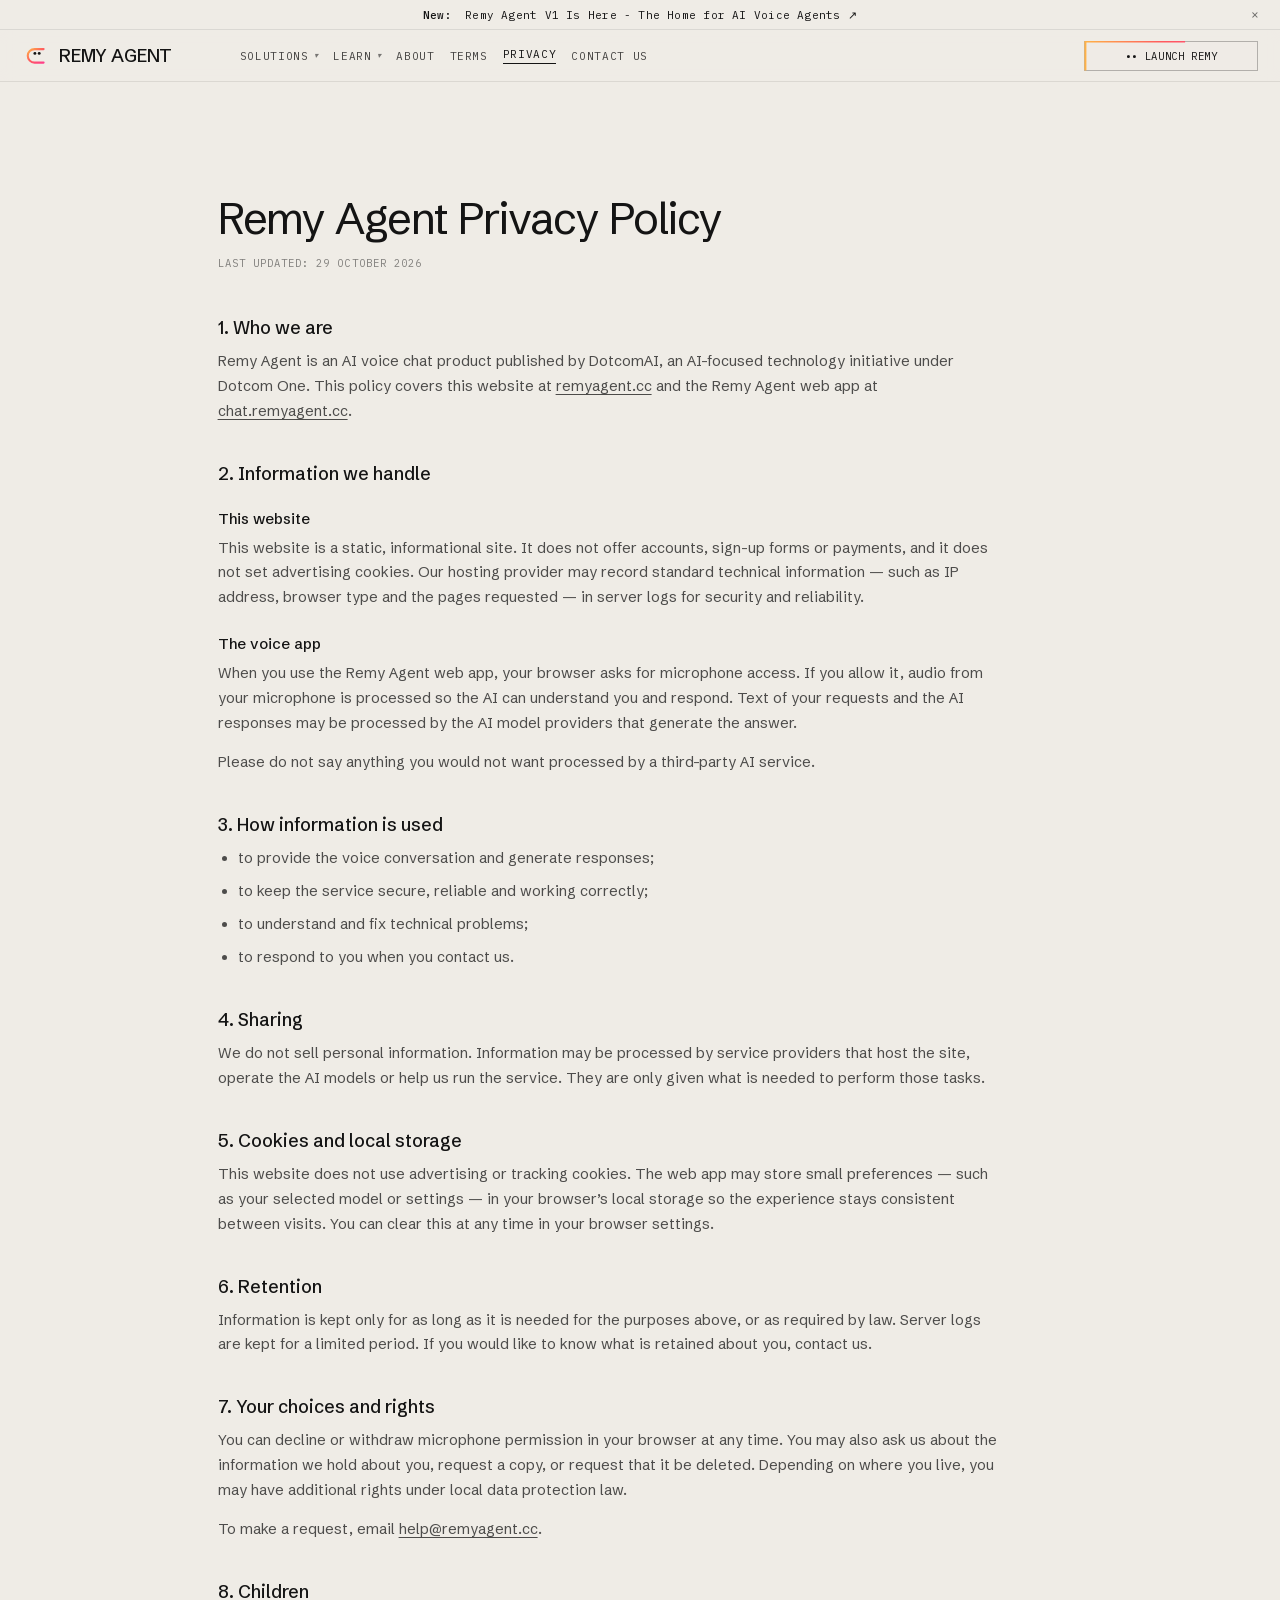
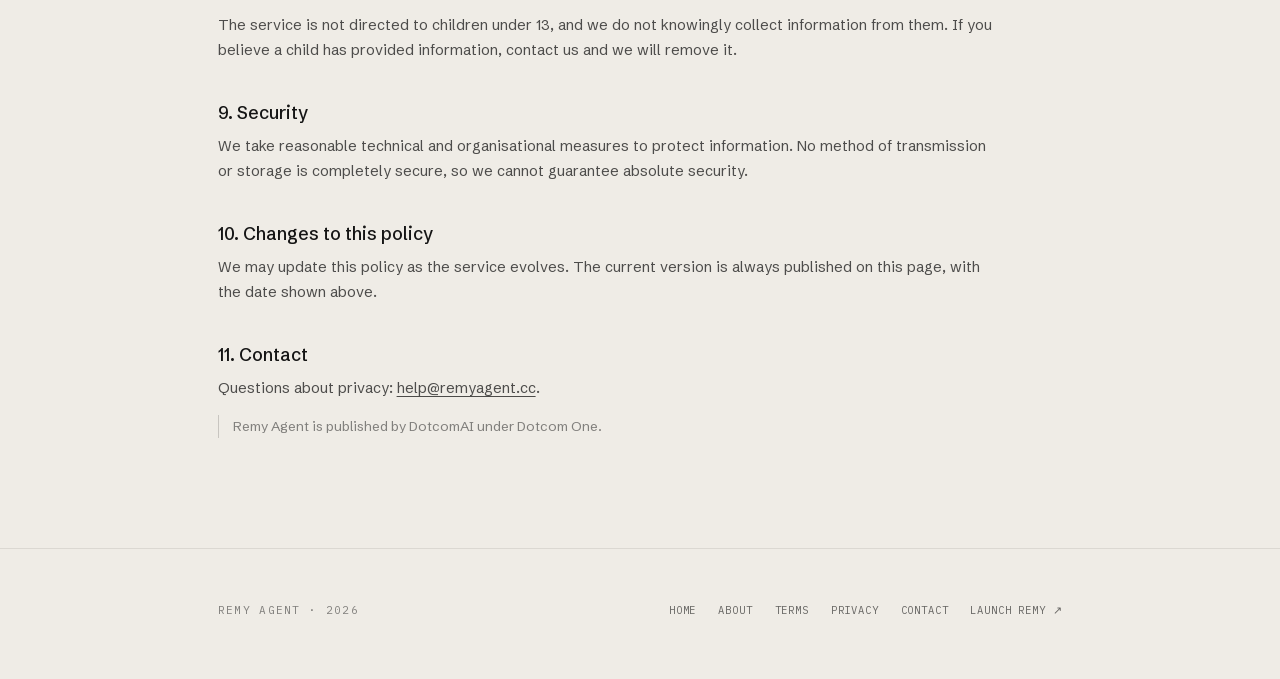
<file: privacy/index.html>
<!DOCTYPE html>
<html lang="en">
<head>
<meta charset="utf-8" />
<meta name="viewport" content="width=device-width, initial-scale=1" />
<title>Privacy Policy – Remy Agent</title>
<meta name="description" content="Learn how Remy Agent handles personal information, voice interactions, account data, and privacy." />
<link rel="canonical" href="https://remyagent.cc/privacy/" />
<meta name="robots" content="index, follow, max-image-preview:large, max-snippet:-1" />
<meta name="author" content="DotcomAI" />
<meta name="theme-color" content="#efece6" />
<link rel="icon" href="../favicon.ico" sizes="any" />
<link rel="icon" type="image/png" sizes="48x48" href="../favicon-48x48.png" />
<link rel="icon" type="image/png" sizes="96x96" href="../favicon-96x96.png" />
<link rel="apple-touch-icon" href="../apple-touch-icon.png" />
<link rel="icon" type="image/svg+xml" href="../favicon.svg" />
<meta property="og:type" content="website" />
<meta property="og:site_name" content="Remy Agent" />
<meta property="og:locale" content="en_US" />
<meta property="og:title" content="Privacy Policy – Remy Agent" />
<meta property="og:description" content="Learn how Remy Agent handles personal information, voice interactions, account data, and privacy." />
<meta property="og:url" content="https://remyagent.cc/privacy/" />
<meta property="og:image" content="https://remyagent.cc/og-image.png" />
<meta property="og:image:width" content="1200" />
<meta property="og:image:height" content="630" />
<meta property="og:image:alt" content="Remy Agent — Thinking Machines" />
<meta name="twitter:card" content="summary_large_image" />
<meta name="twitter:title" content="Privacy Policy – Remy Agent" />
<meta name="twitter:description" content="Learn how Remy Agent handles personal information, voice interactions, account data, and privacy." />
<meta name="twitter:image" content="https://remyagent.cc/og-image.png" />
<meta name="twitter:image:alt" content="Remy Agent — Thinking Machines" />
<script>document.documentElement.className="js";</script>
<link rel="stylesheet" href="../assets/css/site.css" />
<script type="application/ld+json">
{
 "@context": "https://schema.org",
 "@graph": [
  {
   "@type": "Organization",
   "@id": "https://remyagent.cc/#org",
   "name": "DotcomAI",
   "url": "https://remyagent.cc/",
   "description": "DotcomAI is an AI-focused technology initiative under Dotcom One and the publisher of Remy Agent.",
   "parentOrganization": {
    "@type": "Organization",
    "name": "Dotcom One"
   },
   "contactPoint": {
    "@type": "ContactPoint",
    "contactType": "customer support",
    "email": "help@remyagent.cc"
   }
  },
  {
   "@type": "WebSite",
   "@id": "https://remyagent.cc/#website",
   "url": "https://remyagent.cc/",
   "name": "Remy Agent",
   "inLanguage": "en",
   "publisher": {
    "@id": "https://remyagent.cc/#org"
   }
  },
  {
   "@type": "WebPage",
   "@id": "https://remyagent.cc/privacy/#webpage",
   "url": "https://remyagent.cc/privacy/",
   "name": "Privacy Policy – Remy Agent",
   "description": "Learn how Remy Agent handles personal information, voice interactions, account data, and privacy.",
   "isPartOf": {
    "@id": "https://remyagent.cc/#website"
   },
   "about": {
    "@id": "https://remyagent.cc/#app"
   },
   "publisher": {
    "@id": "https://remyagent.cc/#org"
   },
   "inLanguage": "en",
   "primaryImageOfPage": {
    "@type": "ImageObject",
    "url": "https://remyagent.cc/og-image.png"
   }
  }
 ]
}
</script>
</head>
<body>
<header class="topbar" id="topbar">
  <span class="tb-link"><b>New:</b>&nbsp;Remy Agent V1 Is Here - The Home for AI Voice Agents&nbsp;↗</span>
  <button class="tb-x" id="topbarClose" aria-label="Dismiss announcement">×</button>
</header>
<nav class="nav" id="siteNav" aria-label="Main">
  <a class="brand" href="../" aria-label="Remy Agent home">
    <svg viewBox="0 0 27 27" width="27" height="27" aria-hidden="true">
      <defs>
        <linearGradient id="lgBrand" x1="0" y1="0" x2="1" y2="1">
          <stop offset="0" stop-color="#ffb347"/>
          <stop offset=".5" stop-color="#ff5a5f"/>
          <stop offset="1" stop-color="#ff3d8b"/>
        </linearGradient>
      </defs>
      <path d="M21.6 7.1H12.5a6.75 6.75 0 0 0 0 13.5h9.1" fill="none" stroke="url(#lgBrand)" stroke-width="2.1" stroke-linecap="round"/>
      <circle cx="12.9" cy="11.4" r="1.45" fill="#141414"/>
      <circle cx="17.2" cy="11.4" r="1.45" fill="#141414"/>
    </svg>
    <span>REMY AGENT</span>
  </a>
  <div class="menu">
    <a href="../#product">Solutions<i class="car">▾</i></a>
    <a href="../#learn">Learn<i class="car">▾</i></a>
    <a href="../about/">About</a>
    <a href="../terms/">Terms</a>
    <a href="../privacy/" aria-current="page">Privacy</a>
    <a href="../contact/">Contact us</a>
  </div>
  <div class="navCta"><a class="btn" href="https://chat.remyagent.cc" target="_blank" rel="noopener"><span>•• LAUNCH REMY</span></a></div>
</nav>
<main class="page">
  <article class="legal">
    <div class="doc">
      <h1>Remy Agent Privacy Policy</h1>
      <p class="updated">Last updated: 29 October 2026</p>

      <h2>1. Who we are</h2>
      <p>Remy Agent is an AI voice chat product published by DotcomAI, an AI-focused technology initiative under Dotcom One. This policy covers this website at <a href="https://remyagent.cc/">remyagent.cc</a> and the Remy Agent web app at <a href="https://chat.remyagent.cc/">chat.remyagent.cc</a>.</p>

      <h2>2. Information we handle</h2>
      <h3>This website</h3>
      <p>This website is a static, informational site. It does not offer accounts, sign-up forms or payments, and it does not set advertising cookies. Our hosting provider may record standard technical information — such as IP address, browser type and the pages requested — in server logs for security and reliability.</p>
      <h3>The voice app</h3>
      <p>When you use the Remy Agent web app, your browser asks for microphone access. If you allow it, audio from your microphone is processed so the AI can understand you and respond. Text of your requests and the AI responses may be processed by the AI model providers that generate the answer.</p>
      <p>Please do not say anything you would not want processed by a third-party AI service.</p>

      <h2>3. How information is used</h2>
      <ul>
        <li>to provide the voice conversation and generate responses;</li>
        <li>to keep the service secure, reliable and working correctly;</li>
        <li>to understand and fix technical problems;</li>
        <li>to respond to you when you contact us.</li>
      </ul>

      <h2>4. Sharing</h2>
      <p>We do not sell personal information. Information may be processed by service providers that host the site, operate the AI models or help us run the service. They are only given what is needed to perform those tasks.</p>

      <h2>5. Cookies and local storage</h2>
      <p>This website does not use advertising or tracking cookies. The web app may store small preferences — such as your selected model or settings — in your browser’s local storage so the experience stays consistent between visits. You can clear this at any time in your browser settings.</p>

      <h2>6. Retention</h2>
      <p>Information is kept only for as long as it is needed for the purposes above, or as required by law. Server logs are kept for a limited period. If you would like to know what is retained about you, contact us.</p>

      <h2>7. Your choices and rights</h2>
      <p>You can decline or withdraw microphone permission in your browser at any time. You may also ask us about the information we hold about you, request a copy, or request that it be deleted. Depending on where you live, you may have additional rights under local data protection law.</p>
      <p>To make a request, email <a href="mailto:help@remyagent.cc">help@remyagent.cc</a>.</p>

      <h2>8. Children</h2>
      <p>The service is not directed to children under 13, and we do not knowingly collect information from them. If you believe a child has provided information, contact us and we will remove it.</p>

      <h2>9. Security</h2>
      <p>We take reasonable technical and organisational measures to protect information. No method of transmission or storage is completely secure, so we cannot guarantee absolute security.</p>

      <h2>10. Changes to this policy</h2>
      <p>We may update this policy as the service evolves. The current version is always published on this page, with the date shown above.</p>

      <h2>11. Contact</h2>
      <p>Questions about privacy: <a href="mailto:help@remyagent.cc">help@remyagent.cc</a>.</p>

      <p class="note">Remy Agent is published by DotcomAI under Dotcom One.</p>
    </div>
  </article>
</main>
<footer class="footer">
  <span class="fbrand">Remy Agent · 2026</span>
  <nav class="footLinks" aria-label="Footer">
    <a href="../">Home</a>
    <a href="../about/">About</a>
    <a href="../terms/">Terms</a>
    <a href="../privacy/">Privacy</a>
    <a href="../contact/">Contact</a>
    <a href="https://chat.remyagent.cc" target="_blank" rel="noopener">Launch Remy ↗</a>
  </nav>
</footer>
<script>
(function(){
  var b=document.body, closed=false;
  function sync(){ b.classList.toggle('chrome-hidden', closed || window.scrollY > 40); }
  window.addEventListener('scroll', sync, {passive:true});
  var x=document.getElementById('topbarClose');
  if (x) x.addEventListener('click', function(){ closed=true; sync(); });
  sync();
  var els=[].slice.call(document.querySelectorAll('.rv'));
  els.forEach(function(el,i){ el.style.transitionDelay=(Math.min(i,6)*0.1)+'s'; });
  if ('IntersectionObserver' in window) {
    var io=new IntersectionObserver(function(es){
      es.forEach(function(e){ if(e.isIntersecting){ e.target.classList.add('on'); io.unobserve(e.target); } });
    }, {threshold:.15});
    els.forEach(function(el){ io.observe(el); });
  } else { els.forEach(function(el){ el.classList.add('on'); }); }
})();
</script>
</body>
</html>
</file>
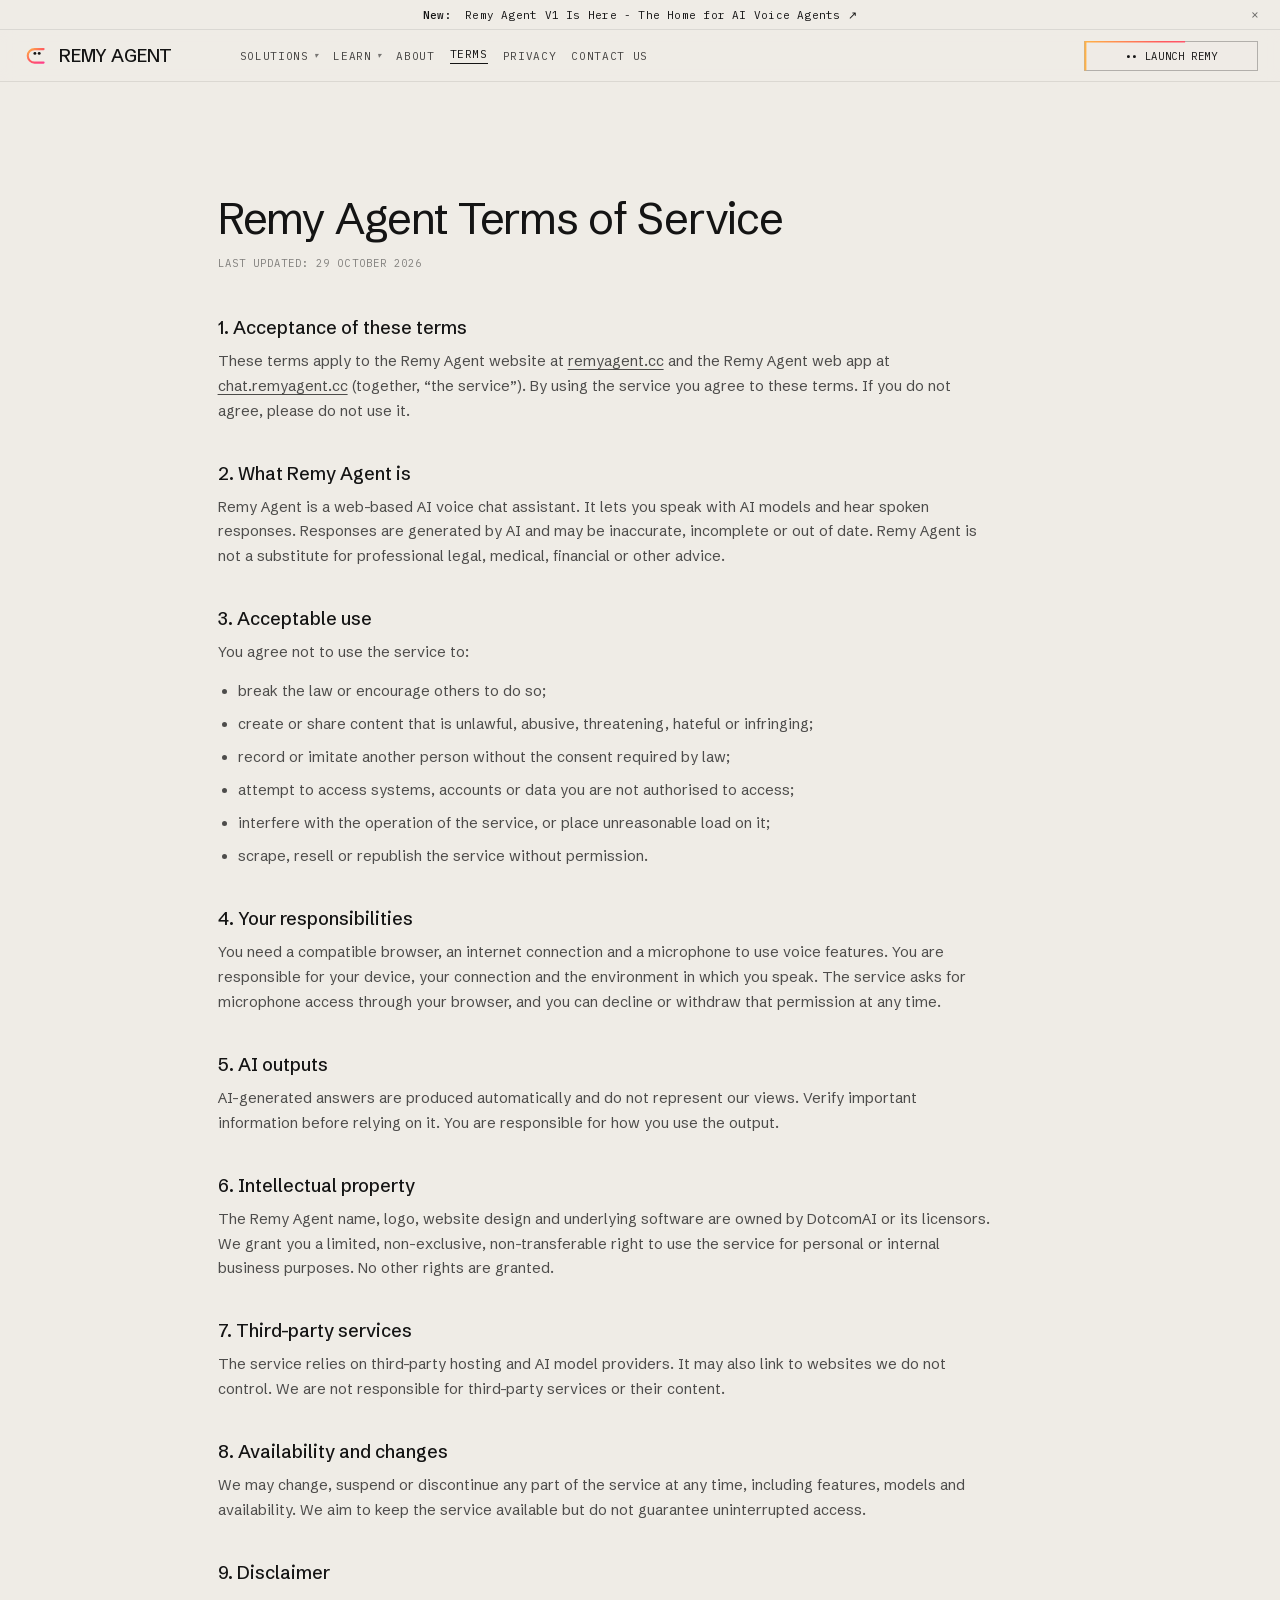
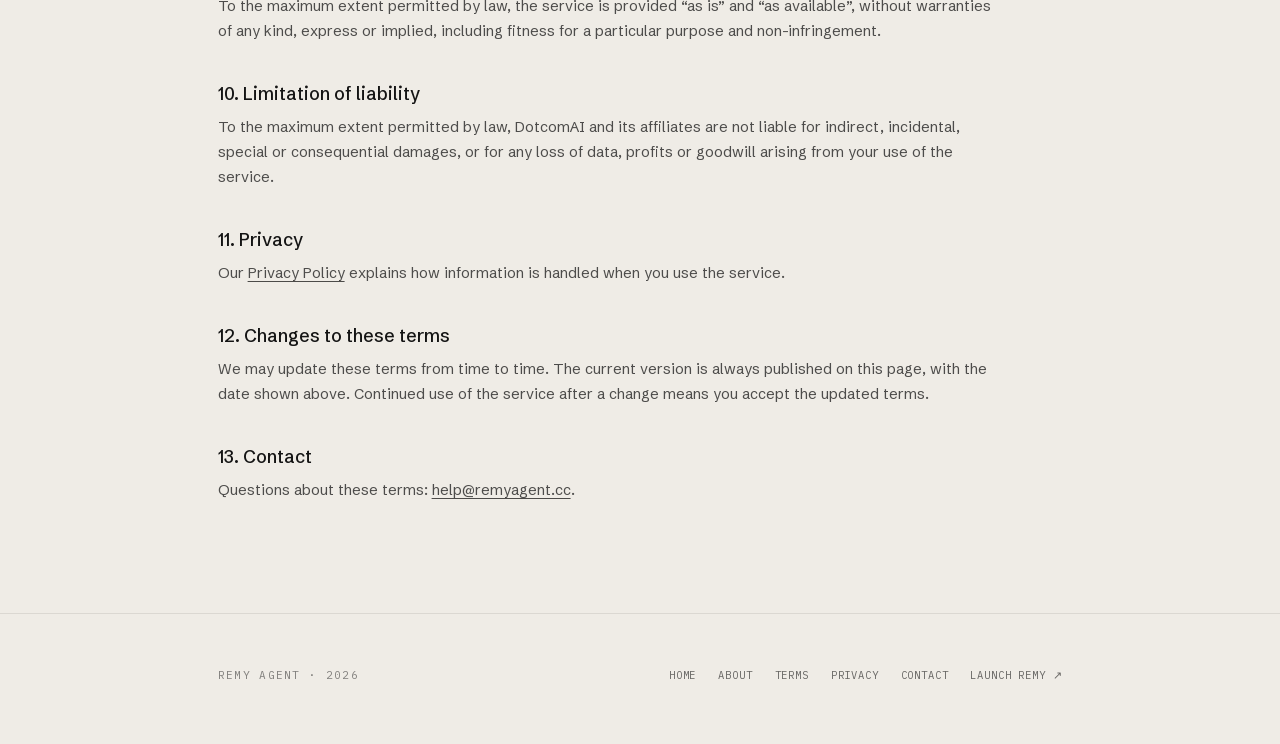
<file: terms/index.html>
<!DOCTYPE html>
<html lang="en">
<head>
<meta charset="utf-8" />
<meta name="viewport" content="width=device-width, initial-scale=1" />
<title>Terms of Service – Remy Agent</title>
<meta name="description" content="Read the terms and conditions for using Remy Agent, including account responsibilities, acceptable use, and service limitations." />
<link rel="canonical" href="https://remyagent.cc/terms/" />
<meta name="robots" content="index, follow, max-image-preview:large, max-snippet:-1" />
<meta name="author" content="DotcomAI" />
<meta name="theme-color" content="#efece6" />
<link rel="icon" href="../favicon.ico" sizes="any" />
<link rel="icon" type="image/png" sizes="48x48" href="../favicon-48x48.png" />
<link rel="icon" type="image/png" sizes="96x96" href="../favicon-96x96.png" />
<link rel="apple-touch-icon" href="../apple-touch-icon.png" />
<link rel="icon" type="image/svg+xml" href="../favicon.svg" />
<meta property="og:type" content="website" />
<meta property="og:site_name" content="Remy Agent" />
<meta property="og:locale" content="en_US" />
<meta property="og:title" content="Terms of Service – Remy Agent" />
<meta property="og:description" content="Read the terms and conditions for using Remy Agent, including account responsibilities, acceptable use, and service limitations." />
<meta property="og:url" content="https://remyagent.cc/terms/" />
<meta property="og:image" content="https://remyagent.cc/og-image.png" />
<meta property="og:image:width" content="1200" />
<meta property="og:image:height" content="630" />
<meta property="og:image:alt" content="Remy Agent — Thinking Machines" />
<meta name="twitter:card" content="summary_large_image" />
<meta name="twitter:title" content="Terms of Service – Remy Agent" />
<meta name="twitter:description" content="Read the terms and conditions for using Remy Agent, including account responsibilities, acceptable use, and service limitations." />
<meta name="twitter:image" content="https://remyagent.cc/og-image.png" />
<meta name="twitter:image:alt" content="Remy Agent — Thinking Machines" />
<script>document.documentElement.className="js";</script>
<link rel="stylesheet" href="../assets/css/site.css" />
<script type="application/ld+json">
{
 "@context": "https://schema.org",
 "@graph": [
  {
   "@type": "Organization",
   "@id": "https://remyagent.cc/#org",
   "name": "DotcomAI",
   "url": "https://remyagent.cc/",
   "description": "DotcomAI is an AI-focused technology initiative under Dotcom One and the publisher of Remy Agent.",
   "parentOrganization": {
    "@type": "Organization",
    "name": "Dotcom One"
   },
   "contactPoint": {
    "@type": "ContactPoint",
    "contactType": "customer support",
    "email": "help@remyagent.cc"
   }
  },
  {
   "@type": "WebSite",
   "@id": "https://remyagent.cc/#website",
   "url": "https://remyagent.cc/",
   "name": "Remy Agent",
   "inLanguage": "en",
   "publisher": {
    "@id": "https://remyagent.cc/#org"
   }
  },
  {
   "@type": "WebPage",
   "@id": "https://remyagent.cc/terms/#webpage",
   "url": "https://remyagent.cc/terms/",
   "name": "Terms of Service – Remy Agent",
   "description": "Read the terms and conditions for using Remy Agent, including account responsibilities, acceptable use, and service limitations.",
   "isPartOf": {
    "@id": "https://remyagent.cc/#website"
   },
   "about": {
    "@id": "https://remyagent.cc/#app"
   },
   "publisher": {
    "@id": "https://remyagent.cc/#org"
   },
   "inLanguage": "en",
   "primaryImageOfPage": {
    "@type": "ImageObject",
    "url": "https://remyagent.cc/og-image.png"
   }
  }
 ]
}
</script>
</head>
<body>
<header class="topbar" id="topbar">
  <span class="tb-link"><b>New:</b>&nbsp;Remy Agent V1 Is Here - The Home for AI Voice Agents&nbsp;↗</span>
  <button class="tb-x" id="topbarClose" aria-label="Dismiss announcement">×</button>
</header>
<nav class="nav" id="siteNav" aria-label="Main">
  <a class="brand" href="../" aria-label="Remy Agent home">
    <svg viewBox="0 0 27 27" width="27" height="27" aria-hidden="true">
      <defs>
        <linearGradient id="lgBrand" x1="0" y1="0" x2="1" y2="1">
          <stop offset="0" stop-color="#ffb347"/>
          <stop offset=".5" stop-color="#ff5a5f"/>
          <stop offset="1" stop-color="#ff3d8b"/>
        </linearGradient>
      </defs>
      <path d="M21.6 7.1H12.5a6.75 6.75 0 0 0 0 13.5h9.1" fill="none" stroke="url(#lgBrand)" stroke-width="2.1" stroke-linecap="round"/>
      <circle cx="12.9" cy="11.4" r="1.45" fill="#141414"/>
      <circle cx="17.2" cy="11.4" r="1.45" fill="#141414"/>
    </svg>
    <span>REMY AGENT</span>
  </a>
  <div class="menu">
    <a href="../#product">Solutions<i class="car">▾</i></a>
    <a href="../#learn">Learn<i class="car">▾</i></a>
    <a href="../about/">About</a>
    <a href="../terms/" aria-current="page">Terms</a>
    <a href="../privacy/">Privacy</a>
    <a href="../contact/">Contact us</a>
  </div>
  <div class="navCta"><a class="btn" href="https://chat.remyagent.cc" target="_blank" rel="noopener"><span>•• LAUNCH REMY</span></a></div>
</nav>
<main class="page">
  <article class="legal">
    <div class="doc">
      <h1>Remy Agent Terms of Service</h1>
      <p class="updated">Last updated: 29 October 2026</p>

      <h2>1. Acceptance of these terms</h2>
      <p>These terms apply to the Remy Agent website at <a href="https://remyagent.cc/">remyagent.cc</a> and the Remy Agent web app at <a href="https://chat.remyagent.cc/">chat.remyagent.cc</a> (together, “the service”). By using the service you agree to these terms. If you do not agree, please do not use it.</p>

      <h2>2. What Remy Agent is</h2>
      <p>Remy Agent is a web-based AI voice chat assistant. It lets you speak with AI models and hear spoken responses. Responses are generated by AI and may be inaccurate, incomplete or out of date. Remy Agent is not a substitute for professional legal, medical, financial or other advice.</p>

      <h2>3. Acceptable use</h2>
      <p>You agree not to use the service to:</p>
      <ul>
        <li>break the law or encourage others to do so;</li>
        <li>create or share content that is unlawful, abusive, threatening, hateful or infringing;</li>
        <li>record or imitate another person without the consent required by law;</li>
        <li>attempt to access systems, accounts or data you are not authorised to access;</li>
        <li>interfere with the operation of the service, or place unreasonable load on it;</li>
        <li>scrape, resell or republish the service without permission.</li>
      </ul>

      <h2>4. Your responsibilities</h2>
      <p>You need a compatible browser, an internet connection and a microphone to use voice features. You are responsible for your device, your connection and the environment in which you speak. The service asks for microphone access through your browser, and you can decline or withdraw that permission at any time.</p>

      <h2>5. AI outputs</h2>
      <p>AI-generated answers are produced automatically and do not represent our views. Verify important information before relying on it. You are responsible for how you use the output.</p>

      <h2>6. Intellectual property</h2>
      <p>The Remy Agent name, logo, website design and underlying software are owned by DotcomAI or its licensors. We grant you a limited, non-exclusive, non-transferable right to use the service for personal or internal business purposes. No other rights are granted.</p>

      <h2>7. Third-party services</h2>
      <p>The service relies on third-party hosting and AI model providers. It may also link to websites we do not control. We are not responsible for third-party services or their content.</p>

      <h2>8. Availability and changes</h2>
      <p>We may change, suspend or discontinue any part of the service at any time, including features, models and availability. We aim to keep the service available but do not guarantee uninterrupted access.</p>

      <h2>9. Disclaimer</h2>
      <p>To the maximum extent permitted by law, the service is provided “as is” and “as available”, without warranties of any kind, express or implied, including fitness for a particular purpose and non-infringement.</p>

      <h2>10. Limitation of liability</h2>
      <p>To the maximum extent permitted by law, DotcomAI and its affiliates are not liable for indirect, incidental, special or consequential damages, or for any loss of data, profits or goodwill arising from your use of the service.</p>

      <h2>11. Privacy</h2>
      <p>Our <a href="../privacy/">Privacy Policy</a> explains how information is handled when you use the service.</p>

      <h2>12. Changes to these terms</h2>
      <p>We may update these terms from time to time. The current version is always published on this page, with the date shown above. Continued use of the service after a change means you accept the updated terms.</p>

      <h2>13. Contact</h2>
      <p>Questions about these terms: <a href="mailto:help@remyagent.cc">help@remyagent.cc</a>.</p>
    </div>
  </article>
</main>
<footer class="footer">
  <span class="fbrand">Remy Agent · 2026</span>
  <nav class="footLinks" aria-label="Footer">
    <a href="../">Home</a>
    <a href="../about/">About</a>
    <a href="../terms/">Terms</a>
    <a href="../privacy/">Privacy</a>
    <a href="../contact/">Contact</a>
    <a href="https://chat.remyagent.cc" target="_blank" rel="noopener">Launch Remy ↗</a>
  </nav>
</footer>
<script>
(function(){
  var b=document.body, closed=false;
  function sync(){ b.classList.toggle('chrome-hidden', closed || window.scrollY > 40); }
  window.addEventListener('scroll', sync, {passive:true});
  var x=document.getElementById('topbarClose');
  if (x) x.addEventListener('click', function(){ closed=true; sync(); });
  sync();
  var els=[].slice.call(document.querySelectorAll('.rv'));
  els.forEach(function(el,i){ el.style.transitionDelay=(Math.min(i,6)*0.1)+'s'; });
  if ('IntersectionObserver' in window) {
    var io=new IntersectionObserver(function(es){
      es.forEach(function(e){ if(e.isIntersecting){ e.target.classList.add('on'); io.unobserve(e.target); } });
    }, {threshold:.15});
    els.forEach(function(el){ io.observe(el); });
  } else { els.forEach(function(el){ el.classList.add('on'); }); }
})();
</script>
</body>
</html>
</file>
<file: assets/css/site.css>
@font-face{font-family:'IBM Plex Mono';font-style:normal;font-weight:300;font-display:swap;src:url('../fonts/ibm-plex-mono-300.woff2') format('woff2');}
@font-face{font-family:'IBM Plex Mono';font-style:normal;font-weight:400;font-display:swap;src:url('../fonts/ibm-plex-mono-400.woff2') format('woff2');}
@font-face{font-family:'IBM Plex Mono';font-style:normal;font-weight:500;font-display:swap;src:url('../fonts/ibm-plex-mono-500.woff2') format('woff2');}
@font-face{font-family:'Schibsted Grotesk';font-style:normal;font-weight:400 500;font-display:swap;src:url('../fonts/schibsted-grotesk-var.woff2') format('woff2');}

:root{
  --paper:#efece6;
  --ink:#141414;
  --dim:rgba(20,20,20,.5);
  --grid:rgba(20,20,20,.09);
  --hair:rgba(20,20,20,.18);
  --col:17%;
  --grad:conic-gradient(from 200deg,#ffb347,#ff8a3d 18%,#ff5a5f 34%,#ff3d8b 50%,#ff5a5f 66%,#ff8a3d 82%,#ffb347);
  --grad-l:linear-gradient(100deg,#ffb347 0%,#ff8a3d 26%,#ff5a5f 58%,#ff3d8b 100%);
  --sans:'Schibsted Grotesk',system-ui,-apple-system,'Segoe UI',Helvetica,Arial,sans-serif;
  --mono:'IBM Plex Mono',ui-monospace,SFMono-Regular,Menlo,monospace;
  --ease:cubic-bezier(.2,.7,.2,1);
}
*,*::before,*::after{box-sizing:border-box}
html,body{margin:0;padding:0}
html{scroll-behavior:auto}
body{
  background:var(--paper);
  color:var(--ink);
  font-family:var(--sans);
  -webkit-font-smoothing:antialiased;
  -moz-osx-font-smoothing:grayscale;
  overflow-x:hidden;
}
::selection{background:#ff8a3d;color:#141414}
a{color:inherit;text-decoration:none}
button{font:inherit;color:inherit}
svg{display:block}
.mono{font-family:var(--mono);text-transform:uppercase;letter-spacing:.05em}

/* ---------- fixed chrome ---------- */
#gl{position:fixed;inset:0;width:100%;height:100%;z-index:0;pointer-events:none;display:block}

.stack{position:relative;z-index:3}

.topbar{
  position:fixed;top:0;left:0;right:0;height:30px;z-index:60;
  display:flex;align-items:center;justify-content:center;
  font-family:var(--mono);font-size:11px;letter-spacing:.02em;
  background:rgba(239,236,230,.92);border-bottom:1px solid var(--grid);
  transition:transform .5s cubic-bezier(.6,0,.2,1);
}
.topbar b{font-weight:500}
.topbar .tb-link{display:inline-flex;align-items:center;gap:6px}
.topbar .tb-x{
  position:absolute;right:14px;top:50%;transform:translateY(-50%);
  width:22px;height:22px;display:grid;place-items:center;background:none;border:0;
  font-family:var(--mono);font-size:13px;line-height:1;cursor:pointer;padding:0;opacity:.6;
  transition:opacity .2s;
}
.topbar .tb-x:hover{opacity:1}
body.chrome-hidden .topbar{transform:translateY(-100%)}

.nav{
  position:fixed;top:30px;left:0;right:0;height:52px;z-index:55;
  display:grid;grid-template-columns:17% 1fr 17%;align-items:center;
  background:rgba(239,236,230,.86);
  -webkit-backdrop-filter:blur(8px);backdrop-filter:blur(8px);
  border-bottom:1px solid var(--grid);
  transition:top .5s cubic-bezier(.6,0,.2,1);
}
body.chrome-hidden .nav{top:0}
.brand{display:flex;align-items:center;gap:10px;padding-left:22px;font-size:18px;letter-spacing:-.01em;font-weight:500;white-space:nowrap}
.brand svg{flex:0 0 auto}
.menu{display:flex;align-items:center;gap:24px;padding-left:22px;font-family:var(--mono);font-size:11px;letter-spacing:.06em;text-transform:uppercase}
.menu a{display:inline-flex;align-items:center;gap:5px;opacity:.78;transition:opacity .2s;white-space:nowrap;cursor:pointer}
.menu a:hover{opacity:1}
.menu a[aria-current="page"]{opacity:1;border-bottom:1px solid var(--ink);padding-bottom:2px}

.menu .car{font-size:8px;opacity:.7;transform:translateY(-1px)}
.navCta{display:flex;align-items:center;justify-content:flex-end;padding:0 22px}
.btn{
  text-decoration:none;
  position:relative;display:inline-flex;align-items:center;justify-content:center;gap:8px;
  height:30px;width:100%;max-width:176px;padding:0 10px;
  border:1px solid rgba(20,20,20,.28);background:rgba(239,236,230,.5);
  font-family:var(--mono);font-size:10.5px;letter-spacing:.06em;text-transform:uppercase;
  cursor:pointer;transition:background .25s,border-color .25s;white-space:nowrap;text-decoration:none;
}
.btn:hover{background:rgba(20,20,20,.05);border-color:rgba(20,20,20,.5)}
.btn::before{
  content:"";position:absolute;inset:-1px;pointer-events:none;
  background:linear-gradient(90deg,#ffb347,#ff5a5f 45%,#ff3d8b);
  clip-path:polygon(0 0,58% 0,58% 2px,2px 2px,2px 100%,0 100%);
}
.btn>span{position:relative}

.rail{
  position:fixed;right:20px;top:50%;transform:translateY(-50%);
  height:270px;z-index:50;display:flex;gap:13px;
}
.railDots{display:flex;flex-direction:column;justify-content:space-between;align-items:center;width:3px;padding:2px 0}
.railDots i{width:3px;height:3px;border-radius:50%;background:rgba(20,20,20,.32)}
.railBody{position:relative;width:108px;height:100%}
.railLabel{
  position:absolute;top:0;left:0;display:flex;align-items:center;gap:6px;
  padding:4px 7px;background:rgba(239,236,230,.82);border:1px solid var(--grid);
  font-family:var(--mono);font-size:10px;letter-spacing:.1em;text-transform:uppercase;
  transition:transform .7s var(--ease);will-change:transform;
}
.railLabel svg{opacity:.55}
.railMenu{position:absolute;bottom:0;left:0;font-family:var(--mono);font-size:10px;letter-spacing:.1em;color:var(--dim);white-space:nowrap}

/* ---------- shared section bits ---------- */
.sec{position:relative;height:100vh;min-height:640px;overflow:hidden}
.hairTop{border-top:1px solid var(--hair)}
.cb{position:absolute;width:7px;height:7px;pointer-events:none;z-index:2;border-radius:1.5px}
.cb.tl{top:-1px;left:-1px;border-top:1px solid var(--ink);border-left:1px solid var(--ink)}
.cb.tr{top:-1px;right:-1px;border-top:1px solid var(--ink);border-right:1px solid var(--ink)}
.cb.bl{bottom:-1px;left:-1px;border-bottom:1px solid var(--ink);border-left:1px solid var(--ink)}
.cb.br{bottom:-1px;right:-1px;border-bottom:1px solid var(--ink);border-right:1px solid var(--ink)}

.rv{opacity:0;transform:translateY(26px);transition:opacity 1s var(--ease),transform 1s var(--ease);will-change:opacity,transform}
.sec.in .rv{opacity:1;transform:none}

/* ---------- hero ---------- */
.heroLeft{position:absolute;left:17%;bottom:20%;z-index:5}
.unleash{font-family:var(--mono);font-size:12px;letter-spacing:.14em;text-transform:uppercase;margin-bottom:16px}
.headline{display:flex;flex-direction:column;align-items:flex-start;gap:9px}
.hlBox{
  position:relative;display:inline-block;padding:.02em .18em .05em;
  font-size:clamp(42px,5.25vw,92px);font-weight:400;line-height:1.04;letter-spacing:-.025em;
  background:rgba(239,236,230,0);
}
.hlBox::after{
  content:"";position:absolute;inset:0;padding:2px;pointer-events:none;
  -webkit-mask:linear-gradient(#000 0 0) content-box,linear-gradient(#000 0 0);
  -webkit-mask-composite:xor;
  mask:linear-gradient(#000 0 0) content-box,linear-gradient(#000 0 0);
  mask-composite:exclude;
}
.hl1::after{background:linear-gradient(95deg,#ff8a3d 0%,#ff5a5f 45%,#ff3d8b 100%);clip-path:polygon(0 0,100% 0,100% calc(100% - 22px),calc(100% - 22px) 100%,0 100%)}
.hl2::after{background:linear-gradient(95deg,#ffb347 0%,#ff8a3d 42%,#ff3d8b 100%)}

.scrollLink{
  position:absolute;right:17%;bottom:3.6%;z-index:5;
  display:flex;align-items:center;gap:12px;
  font-family:var(--mono);font-size:11px;letter-spacing:.12em;text-transform:uppercase;
}
.arrowBox{position:relative;width:28px;height:28px;display:grid;place-items:center}
.arrowBox .cb{width:5px;height:5px}
.arrowBox svg{animation:bob 2s ease-in-out infinite}
@keyframes bob{0%,100%{transform:translateY(0)}50%{transform:translateY(4px)}}

/* ---------- product ---------- */
.tabs{
  position:absolute;top:9%;left:17%;right:0;height:74px;overflow:hidden;z-index:5;
  -webkit-mask-image:linear-gradient(90deg,#000 0,#000 80%,transparent 100%);
  mask-image:linear-gradient(90deg,#000 0,#000 80%,transparent 100%);
}
.tabTrack{display:flex;height:74px;transition:transform .9s cubic-bezier(.65,0,.2,1);will-change:transform}
.tab{
  position:relative;flex:0 0 33vw;width:33vw;height:74px;display:flex;align-items:center;
  padding-right:22px;color:rgba(20,20,20,.14);
  transition:color .4s ease,opacity .6s ease;
}
.tab .frame{position:absolute;inset:8px 30px 8px -2px;border:1px solid transparent;transition:border-color .4s ease}
.tab .frame .cb{opacity:0;transition:opacity .4s ease}
.tab.active{color:var(--ink)}
.tab.active .frame{border-color:rgba(20,20,20,.75)}
.tab.active .frame .cb{opacity:1}
.tab.passed{opacity:0}
.tab .num{
  flex:0 0 68px;width:68px;padding-right:14px;margin-right:16px;
  font-family:var(--mono);font-size:11px;letter-spacing:.05em;text-align:right;
  border-right:1px solid rgba(20,20,20,.16);
}
.tab .tl{font-size:15px;letter-spacing:-.01em;line-height:1.2}
.prodHead{position:absolute;left:17%;bottom:12%;z-index:5}
.prodDots{font-family:var(--mono);font-size:12px;letter-spacing:.28em;margin-bottom:14px}
.gateBox{position:relative;display:inline-block;border:1px solid rgba(20,20,20,.6);border-radius:5px;padding:.03em .2em .07em;font-size:clamp(30px,3.05vw,54px);line-height:1.05;letter-spacing:-.02em}
.prodTwo{font-size:clamp(30px,3.05vw,54px);line-height:1.05;letter-spacing:-.02em;margin-top:8px}

/* ---------- reviews ---------- */
.revBy{display:flex;align-items:baseline;flex-wrap:wrap;gap:6px 12px;margin-top:24px}
.revBy .revName{font-size:15px;letter-spacing:-.01em;line-height:1.2}
.revBy .revRole{font-family:var(--mono);font-size:10px;letter-spacing:.09em;text-transform:uppercase;color:var(--dim)}
.quoteWrap{position:absolute;left:17%;top:26%;width:23vw;z-index:5}
.quoteText{font-size:clamp(20px,2.3vw,40px);line-height:1.19;letter-spacing:-.018em}
.tryLine{margin-top:24px;padding-left:14px;border-left:1px solid var(--hair);font-size:13.5px;display:inline-block}
.revArrows{position:absolute;left:17%;bottom:12%;display:flex;gap:10px;z-index:5}
.revArrows button{
  width:38px;height:38px;border:1px solid rgba(20,20,20,.28);background:rgba(239,236,230,.4);
  display:grid;place-items:center;cursor:pointer;font-size:14px;transition:background .2s,border-color .2s;
}
.revArrows button:hover{background:rgba(20,20,20,.06);border-color:rgba(20,20,20,.55)}
.ghost{position:absolute;left:calc(83% + 24px);right:20px;top:26%;z-index:4;color:rgba(20,20,20,.1);font-size:clamp(13px,1.3vw,21px);line-height:1.26;letter-spacing:-.01em}
.fadeGroup{transition:opacity .45s ease,transform .45s ease}
.fadeGroup.out{opacity:0;transform:translateY(10px)}


@media (max-width:1439px) and (min-width:901px){
  .scrollLink{right:2.5%}
}
@media (max-width:1200px) and (min-width:901px){
  .scrollLink span:first-child{display:none}
}

/* ---------- mobile ---------- */
@media (max-width:900px){
  .navPad,.rail,.ghost{display:none!important}
  .nav{grid-template-columns:1fr auto;top:30px}
  body.chrome-hidden .nav{top:0}
  .brand{padding-left:16px;font-size:16px}
  .navCta{padding:0 16px}
  .btn{max-width:none;width:auto;padding:0 12px;font-size:10px}
  .topbar{font-size:9.5px;padding:0 42px;justify-content:flex-start;white-space:nowrap;overflow:hidden}
  .topbar .tb-link{display:block;max-width:100%;overflow:hidden;text-overflow:ellipsis;white-space:nowrap}
  .heroLeft{left:16px;bottom:16px;right:16px}
  .unleash{padding:5px 8px;background:rgba(239,236,230,.88);display:inline-block;font-size:11px}
  .hlBox{font-size:clamp(38px,11vw,64px);background:rgba(239,236,230,.88)}
  .scrollLink{right:16px;bottom:16px;font-size:10px;background:rgba(239,236,230,.88);padding:4px 6px}
  .tabs{left:0;top:12%}
  .tab{flex-basis:78vw;width:78vw}
  .tab .num{flex-basis:52px;width:52px;margin-right:12px}
  .tab .tl{font-size:13.5px}
  .prodHead{left:16px;bottom:16%;right:16px}
  .gateBox,.prodTwo{background:rgba(239,236,230,.88)}
  .prodDots{display:inline-block;padding:4px 8px;background:rgba(239,236,230,.8)}
  .quoteWrap{left:16px;right:16px;width:auto;top:14%}
  .revBy .revRole{font-size:9.5px}
  .quoteText{background:rgba(239,236,230,.88);padding:6px 8px;font-size:clamp(19px,5.4vw,30px)}
  .tryLine{background:rgba(239,236,230,.88);padding:4px 10px}
  .revArrows{left:16px;bottom:16%}
  .footer{height:24vh}
}
@media (prefers-reduced-motion:reduce){
  .arrowBox svg{animation:none}
  .rv{transition-duration:.01ms}
}
/* ============================================================
   multi-page additions
   ============================================================ */
.menu{gap:20px}
@media (max-width:1280px){.menu{gap:15px}}
.navCta .btn{text-decoration:none}
.unleash{margin:0 0 16px;font-weight:400}
section,header,footer,nav,main,article,aside{display:block}

/* hero intro block (top-left of the intro screen) */
.heroIntro{position:absolute;left:17%;top:15%;width:21%;z-index:5}
.heroIntro .kick{font-family:var(--mono);font-size:10px;letter-spacing:.14em;text-transform:uppercase;color:var(--dim);margin:0 0 14px}
.heroIntro h1{font-size:clamp(21px,1.85vw,29px);font-weight:400;line-height:1.16;letter-spacing:-.02em;margin:0 0 16px}
.heroIntro .heroNote{font-size:13px;line-height:1.5;color:var(--dim);margin:0 0 22px}
.heroIntro .heroCta{display:inline-flex;align-items:center;gap:8px;font-family:var(--mono);font-size:10.5px;letter-spacing:.08em;text-transform:uppercase;padding:9px 12px;border:1px solid rgba(20,20,20,.28);background:rgba(239,236,230,.4);transition:background .25s,border-color .25s}
.heroIntro .heroCta:hover{background:rgba(20,20,20,.06);border-color:rgba(20,20,20,.55)}

/* footer */
.footer{position:relative;z-index:3;background:var(--paper);border-top:1px solid var(--grid);padding:54px 17% 62px;display:flex;justify-content:space-between;align-items:flex-start;gap:26px;flex-wrap:wrap}
.footer .fbrand{font-family:var(--mono);font-size:11px;letter-spacing:.12em;text-transform:uppercase;color:var(--dim)}
.footLinks{display:flex;gap:22px;flex-wrap:wrap;font-family:var(--mono);font-size:10.5px;letter-spacing:.08em;text-transform:uppercase}
.footLinks a{opacity:.62;transition:opacity .2s}
.footLinks a:hover{opacity:1}

/* content band on the homepage */
.band{height:auto;min-height:0;background:var(--paper);border-top:1px solid var(--grid);padding:110px 17% 96px}
.band .kick{font-family:var(--mono);font-size:10.5px;letter-spacing:.14em;text-transform:uppercase;color:var(--dim);margin:0 0 18px}
.band .lead{font-size:clamp(17px,1.45vw,21px);line-height:1.55;letter-spacing:-.01em;max-width:58ch;margin:0 0 10px}
.capGrid{display:grid;grid-template-columns:1fr 1fr;gap:0 64px;margin-top:56px;border-top:1px solid var(--grid)}
.cap{padding:34px 0 32px;border-bottom:1px solid var(--grid)}
.cap h2{font-size:19px;font-weight:500;letter-spacing:-.01em;margin:0 0 10px}
.cap p{font-size:14px;line-height:1.6;color:rgba(20,20,20,.7);margin:0}
.bandBlock{padding-top:64px}
.bandBlock h2{font-size:clamp(22px,2.3vw,34px);font-weight:400;letter-spacing:-.02em;margin:0 0 22px}
.whyList{list-style:none;padding:0;margin:0;display:grid;grid-template-columns:1fr 1fr;gap:0 64px}
.whyList li{border-top:1px solid var(--grid);padding:16px 0 16px 18px;position:relative;font-size:14.5px;line-height:1.45}
.whyList li::before{content:"";position:absolute;left:0;top:23px;width:4px;height:4px;border-radius:50%;background:var(--ink);opacity:.5}
.whyList li b{font-weight:500}
.faq{margin-top:8px;border-top:1px solid var(--grid)}
.faq details{border-bottom:1px solid var(--grid);padding:18px 0}
.faq summary{cursor:pointer;list-style:none;font-size:15px;font-weight:500;display:flex;justify-content:space-between;gap:20px;align-items:baseline}
.faq summary::-webkit-details-marker{display:none}
.faq summary::after{content:"+";font-family:var(--mono);font-size:15px;opacity:.55;flex:0 0 auto}
.faq details[open] summary::after{content:"–"}
.faq details p{margin:12px 0 2px;font-size:14px;line-height:1.6;color:rgba(20,20,20,.7);max-width:70ch}

/* inner pages */
.page{position:relative;z-index:3;background:var(--paper)}
.pageHead{padding:196px 17% 76px;border-bottom:1px solid var(--grid)}
.pageHead .kick{font-family:var(--mono);font-size:10.5px;letter-spacing:.14em;text-transform:uppercase;color:var(--dim);margin:0 0 22px}
.pageHead h1{font-size:clamp(36px,4.8vw,78px);font-weight:400;line-height:1.02;letter-spacing:-.03em;margin:0}
.pageHead h1 .grad{display:block;margin-top:12px;font-size:clamp(26px,3.4vw,54px);background:linear-gradient(95deg,#ffb347,#ff8a3d 30%,#ff5a5f 65%,#ff3d8b);-webkit-background-clip:text;background-clip:text;color:transparent}
.lede{font-size:clamp(15px,1.25vw,18px);line-height:1.6;color:rgba(20,20,20,.72);max-width:60ch;margin:28px 0 0}
.sect{padding:76px 17%;border-bottom:1px solid var(--grid)}
.sect .kick{font-family:var(--mono);font-size:10.5px;letter-spacing:.14em;text-transform:uppercase;color:var(--dim);margin:0 0 16px}
.sect h2{font-size:clamp(22px,2.3vw,34px);font-weight:400;letter-spacing:-.02em;line-height:1.15;margin:0 0 20px;max-width:24ch}
.sect p{font-size:15px;line-height:1.68;color:rgba(20,20,20,.74);max-width:66ch;margin:0 0 16px}
.sect p:last-child{margin-bottom:0}
.split{display:grid;grid-template-columns:1fr 1fr;gap:10px 72px}
.cards{display:grid;grid-template-columns:1fr 1fr;gap:1px;background:var(--grid);border:1px solid var(--grid);margin-top:34px}
.card{background:var(--paper);padding:30px 28px 32px}
.card h3{font-size:16.5px;font-weight:500;margin:0 0 8px}
.card p{font-size:13.5px;line-height:1.55;margin:0;color:rgba(20,20,20,.7)}
.vals{display:grid;grid-template-columns:repeat(4,1fr);gap:1px;background:var(--grid);border-top:1px solid var(--grid);margin-top:34px}
.val{background:var(--paper);padding:26px 22px 30px 0}
.val h3{font-size:15px;font-weight:500;margin:0 0 8px}
.val p{font-size:13px;line-height:1.5;margin:0;color:rgba(20,20,20,.68)}
.founder{display:flex;gap:32px;align-items:center;margin-top:30px;flex-wrap:wrap}
.founder .avatar{width:96px;height:96px;flex:0 0 auto;border:1px solid rgba(20,20,20,.3);display:grid;place-items:center;font-family:Georgia,serif;font-size:30px;letter-spacing:.02em}
.founder .who{font-family:var(--mono);font-size:11px;letter-spacing:.1em;text-transform:uppercase;color:var(--dim);margin:0 0 6px}
.founder .name{font-size:22px;font-weight:400;margin:0 0 4px}
.hier{display:flex;align-items:center;gap:14px;flex-wrap:wrap;margin-top:28px;font-family:var(--mono);font-size:11px;letter-spacing:.08em;text-transform:uppercase}
.hier span{padding:10px 14px;border:1px solid rgba(20,20,20,.22)}
.hier i{font-style:normal;opacity:.4}
.ctaBand{padding:92px 17% 104px;border-bottom:1px solid var(--grid)}
.ctaBand h2{font-size:clamp(28px,3.2vw,52px);font-weight:400;letter-spacing:-.03em;line-height:1.05;margin:0 0 18px;max-width:20ch}
.ctaBand p{font-size:15px;line-height:1.6;color:rgba(20,20,20,.7);max-width:48ch;margin:0 0 30px}
.btn.btnWide{width:auto;max-width:none;padding:0 20px;height:40px;font-size:11px;display:inline-flex}

/* legal */
.legal{padding:196px 17% 96px}
.legal .doc{max-width:780px}
.legal h1{font-size:clamp(30px,3.4vw,52px);font-weight:400;letter-spacing:-.025em;margin:0 0 12px;line-height:1.05}
.legal .updated{font-family:var(--mono);font-size:10.5px;letter-spacing:.1em;text-transform:uppercase;color:var(--dim);margin:0 0 44px}
.legal h2{font-size:18px;font-weight:500;margin:38px 0 10px}
.legal h3{font-size:15px;font-weight:500;margin:24px 0 8px}
.legal p,.legal li{font-size:14.5px;line-height:1.72;color:rgba(20,20,20,.74);margin:0 0 14px}
.legal ul{padding-left:20px;margin:0 0 16px}
.legal li{margin-bottom:8px}
.legal a{text-decoration:underline;text-underline-offset:3px}
.legal .note{border-left:1px solid var(--hair);padding-left:14px;font-size:13.5px;color:var(--dim)}

/* 404 */
.nf{padding:220px 17% 140px}
.nf h1{font-size:clamp(34px,5vw,80px);font-weight:400;letter-spacing:-.03em;margin:0 0 18px}
.nf p{font-size:15px;color:rgba(20,20,20,.7);margin:0 0 28px}

@media (max-width:900px){
  .heroIntro{left:16px;right:16px;width:auto;top:13%;background:rgba(239,236,230,.9);padding:14px 14px 16px}
  .heroIntro h1{font-size:19px}
  .heroIntro .heroNote{display:none}
  .heroIntro .heroCta{margin-top:2px}
  .band{padding:64px 16px 56px}
  .capGrid{grid-template-columns:1fr;gap:0;margin-top:36px}
  .whyList{grid-template-columns:1fr;gap:0}
  .bandBlock{padding-top:44px}
  .footer{padding:40px 16px 46px;flex-direction:column;gap:20px}
  .pageHead{padding:150px 16px 52px}
  .sect{padding:52px 16px}
  .sect h2{max-width:none}
  .split,.cards,.vals{grid-template-columns:1fr}
  .ctaBand{padding:60px 16px 70px}
  .legal{padding:150px 16px 70px}
  .nf{padding:170px 16px 110px}
  .founder{gap:20px}
}

/* reveal fallback: only hide when JS is available */
.page .rv{opacity:1;transform:none}
html.js .page .rv{opacity:0;transform:translateY(26px);transition:opacity .8s var(--ease),transform .8s var(--ease)}
html.js .page .rv.on{opacity:1;transform:none}

/* mobile: keep the page links reachable in a slim row under the nav */
@media (max-width:900px){
  .menu{
    position:fixed;top:82px;left:0;right:0;height:34px;z-index:54;
    display:flex;align-items:center;gap:16px;padding:0 16px;
    background:rgba(239,236,230,.94);border-bottom:1px solid var(--grid);
    overflow-x:auto;scrollbar-width:none;transition:top .5s cubic-bezier(.6,0,.2,1);
  }
  .menu::-webkit-scrollbar{display:none}
  .menu a{font-size:10px;opacity:.72}
  body.chrome-hidden .menu{top:52px}
  .heroIntro{top:17%}
  .pageHead{padding-top:196px}
  .legal{padding-top:196px}
  .nf{padding-top:200px}
}

/* contact page */
.sect .mailBig{font-family:var(--mono);font-size:clamp(20px,2.5vw,36px);letter-spacing:-.01em;line-height:1.15;margin:0 0 16px;word-break:break-word}
.sect .mailBig a{text-decoration:none;border-bottom:1px solid rgba(20,20,20,.25)}
.sect .mailBig a:hover{border-bottom-color:#ff5a5f}
.contactRow{display:flex;gap:12px;flex-wrap:wrap;align-items:center;margin-top:26px}
.copyBtn{height:40px;padding:0 16px;border:1px solid rgba(20,20,20,.28);background:transparent;font-family:var(--mono);font-size:10.5px;letter-spacing:.08em;text-transform:uppercase;cursor:pointer;transition:background .2s,border-color .2s}
.copyBtn:hover{background:rgba(20,20,20,.06);border-color:rgba(20,20,20,.5)}
.copyMsg{font-family:var(--mono);font-size:10px;letter-spacing:.08em;text-transform:uppercase;color:var(--dim)}
.card a{text-decoration:underline;text-underline-offset:2px}
</file>
